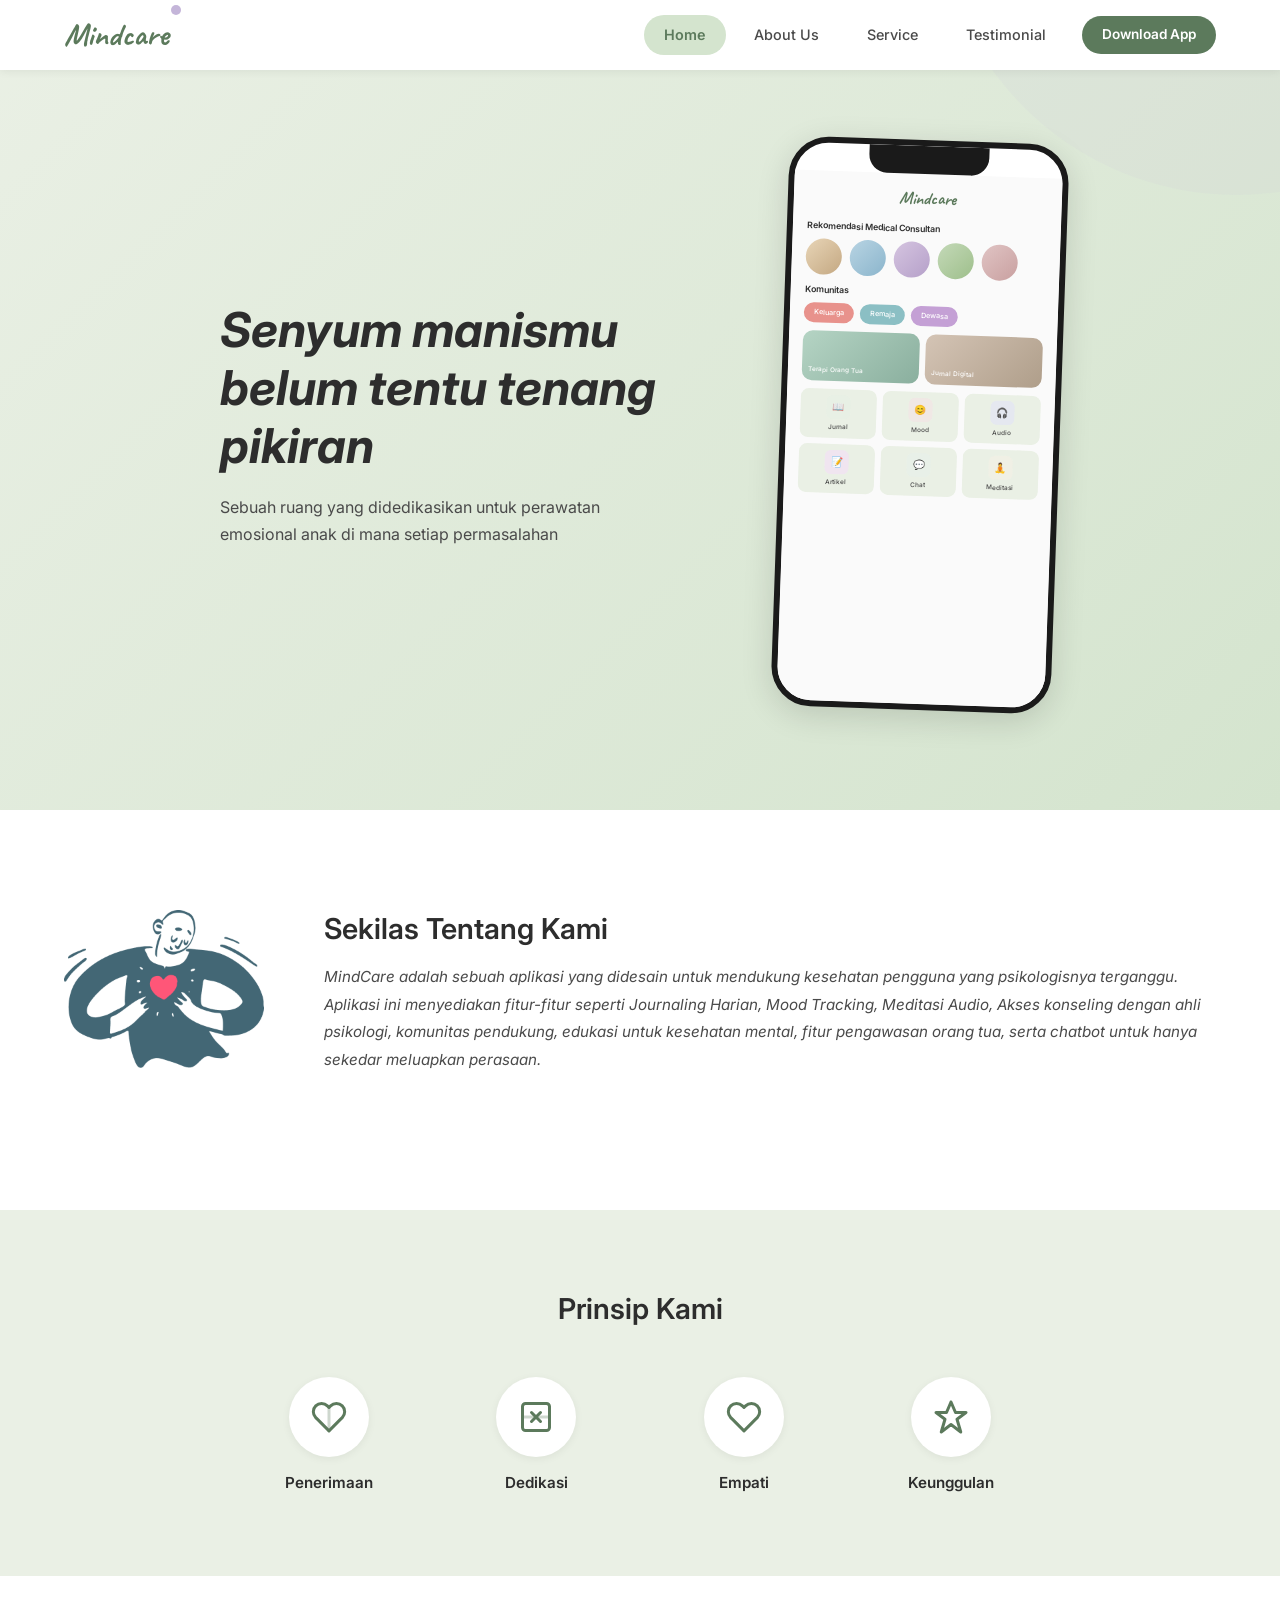
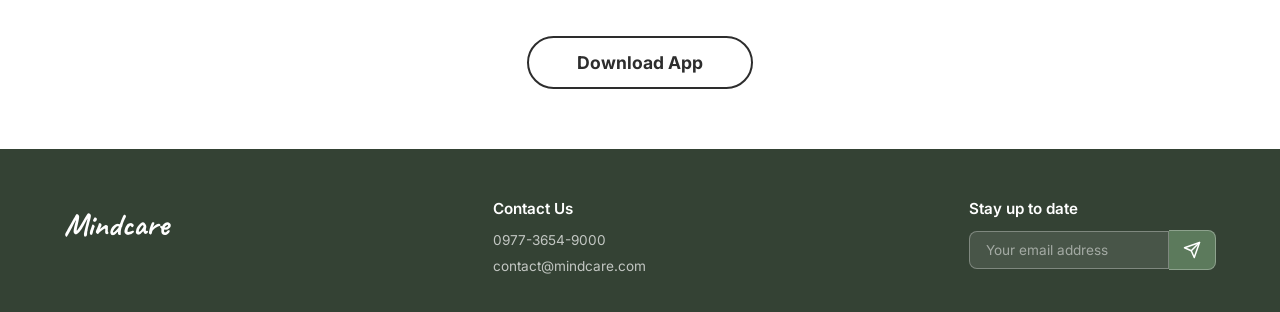
<file: index.html>
<!DOCTYPE html>
<html lang="id">
<head>
  <meta charset="UTF-8">
  <meta name="viewport" content="width=device-width, initial-scale=1.0">
  <title>MindCare - Perawatan Emosional untuk Kesehatan Mental</title>
  <meta name="description" content="MindCare adalah aplikasi yang didesain untuk mendukung kesehatan mental pengguna. Journaling Harian, Mood Tracking, Meditasi Audio, dan konseling profesional.">
  <link rel="stylesheet" href="style.css">
</head>
<body>

  <!-- ===== NAVIGATION ===== -->
  <nav class="navbar" id="navbar">
    <div class="container">
      <div class="nav-logo" id="nav-logo">Mindcare</div>
      <div class="nav-links" id="nav-links">
        <a href="#" data-page="home" class="active">Home</a>
        <a href="#" data-page="about">About Us</a>
        <a href="#" data-page="service">Service</a>
        <a href="#" data-page="testimonial">Testimonial</a>
 <a href="../mindcare-mobile/index.html" class="nav-download" id="nav-download-btn" target="_blank">Download App</a>
      </div>
      <div class="hamburger" id="hamburger">
        <span></span>
        <span></span>
        <span></span>
      </div>
    </div>
  </nav>
  <div class="nav-overlay" id="nav-overlay"></div>

  <!-- ========================================
       PAGE: HOME
       ======================================== -->
  <main id="page-home" class="page active">

    <!-- Hero Section -->
    <section class="hero" id="hero">
      <div class="container">
        <div class="hero-content animate-on-scroll">
          <h1>Senyum manismu belum tentu tenang pikiran</h1>
          <p>Sebuah ruang yang didedikasikan untuk perawatan emosional anak di mana setiap permasalahan</p>
        </div>
        <div class="hero-phone">
          <div class="phone-mockup">
            <div class="phone-notch"></div>
            <div class="phone-screen">
              <div class="phone-header">Mindcare</div>
              
              <div class="phone-section-title">Rekomendasi Medical Consultan</div>
              <div class="phone-avatars">
                <div class="phone-avatar" style="background: linear-gradient(135deg, #E8D5B7, #C4A882);"></div>
                <div class="phone-avatar" style="background: linear-gradient(135deg, #B8D4E3, #8BB5CC);"></div>
                <div class="phone-avatar" style="background: linear-gradient(135deg, #D5C4E0, #B5A0C9);"></div>
                <div class="phone-avatar" style="background: linear-gradient(135deg, #C4D9B8, #9EBF8B);"></div>
                <div class="phone-avatar" style="background: linear-gradient(135deg, #E0C4C4, #C9A0A0);"></div>
              </div>

              <div class="phone-section-title">Komunitas</div>
              <div class="phone-categories">
                <span class="phone-category" style="background: #E8928C;">Keluarga</span>
                <span class="phone-category" style="background: #8BBFC4;">Remaja</span>
                <span class="phone-category" style="background: #C4A0D5;">Dewasa</span>
              </div>

              <div class="phone-mini-cards">
                <div class="phone-mini-card" style="background: linear-gradient(135deg, #B5D4C4, #8AAF9E);">Terapi Orang Tua</div>
                <div class="phone-mini-card" style="background: linear-gradient(135deg, #D4C4B5, #AF9E8A);">Jurnal Digital</div>
              </div>

              <div class="phone-features">
                <div class="phone-feature-item">
                  <div class="phone-feature-icon" style="background: #E8F0E5;">📖</div>
                  <span class="phone-feature-label">Jurnal</span>
                </div>
                <div class="phone-feature-item">
                  <div class="phone-feature-icon" style="background: #F0E8E5;">😊</div>
                  <span class="phone-feature-label">Mood</span>
                </div>
                <div class="phone-feature-item">
                  <div class="phone-feature-icon" style="background: #E5E8F0;">🎧</div>
                  <span class="phone-feature-label">Audio</span>
                </div>
                <div class="phone-feature-item">
                  <div class="phone-feature-icon" style="background: #F0E5F0;">📝</div>
                  <span class="phone-feature-label">Artikel</span>
                </div>
                <div class="phone-feature-item">
                  <div class="phone-feature-icon" style="background: #E8F0E8;">💬</div>
                  <span class="phone-feature-label">Chat</span>
                </div>
                <div class="phone-feature-item">
                  <div class="phone-feature-icon" style="background: #F0F0E5;">🧘</div>
                  <span class="phone-feature-label">Meditasi</span>
                </div>
              </div>
            </div>
          </div>
        </div>
      </div>
    </section>

    <!-- About Section -->
    <section class="about-section">
      <div class="container">
        <div class="about-illustration animate-on-scroll slide-left">
        <img src="./images/loving.png" />
        </div>
        <div class="about-text animate-on-scroll slide-right">
          <h2>Sekilas Tentang Kami</h2>
          <p>MindCare adalah sebuah aplikasi yang didesain untuk mendukung kesehatan pengguna yang psikologisnya terganggu. Aplikasi ini menyediakan fitur-fitur seperti Journaling Harian, Mood Tracking, Meditasi Audio, Akses konseling dengan ahli psikologi, komunitas pendukung, edukasi untuk kesehatan mental, fitur pengawasan orang tua, serta chatbot untuk hanya sekedar meluapkan perasaan.</p>
        </div>
      </div>
    </section>

    <!-- Principles Section -->
    <section class="principles-section">
      <h2 class="animate-on-scroll">Prinsip Kami</h2>
      <div class="principles-grid">
        <div class="principle-card animate-on-scroll">
          <div class="principle-icon">
            <svg viewBox="0 0 24 24" fill="none" stroke="currentColor" stroke-width="2" stroke-linecap="round" stroke-linejoin="round">
              <path d="M20.84 4.61a5.5 5.5 0 0 0-7.78 0L12 5.67l-1.06-1.06a5.5 5.5 0 0 0-7.78 7.78l1.06 1.06L12 21.23l7.78-7.78 1.06-1.06a5.5 5.5 0 0 0 0-7.78z"/>
              <path d="M12 5.67L12 21.23" opacity="0.3"/>
            </svg>
          </div>
          <span>Penerimaan</span>
        </div>
        <div class="principle-card animate-on-scroll">
          <div class="principle-icon">
            <svg viewBox="0 0 24 24" fill="none" stroke="currentColor" stroke-width="2" stroke-linecap="round" stroke-linejoin="round">
              <rect x="3" y="3" width="18" height="18" rx="2" ry="2"/>
              <line x1="9" y1="9" x2="15" y2="15"/>
              <line x1="15" y1="9" x2="9" y2="15"/>
              <path d="M3 12h18" opacity="0.3"/>
            </svg>
          </div>
          <span>Dedikasi</span>
        </div>
        <div class="principle-card animate-on-scroll">
          <div class="principle-icon">
            <svg viewBox="0 0 24 24" fill="none" stroke="currentColor" stroke-width="2" stroke-linecap="round" stroke-linejoin="round">
              <path d="M20.84 4.61a5.5 5.5 0 0 0-7.78 0L12 5.67l-1.06-1.06a5.5 5.5 0 0 0-7.78 7.78l1.06 1.06L12 21.23l7.78-7.78 1.06-1.06a5.5 5.5 0 0 0 0-7.78z"/>
            </svg>
          </div>
          <span>Empati</span>
        </div>
        <div class="principle-card animate-on-scroll">
          <div class="principle-icon">
            <svg viewBox="0 0 24 24" fill="none" stroke="currentColor" stroke-width="2" stroke-linecap="round" stroke-linejoin="round">
              <path d="M12 2L9 9H2l6 4.5L5.5 22 12 17l6.5 5L16 13.5 22 9h-7L12 2z"/>
            </svg>
          </div>
          <span>Keunggulan</span>
        </div>
      </div>
    </section>

    <!-- Download CTA -->
    <section class="download-cta">
      <button class="download-btn animate-on-scroll">Download App</button>
    </section>

  </main>

  <!-- ========================================
       PAGE: ABOUT US
       ======================================== -->
  <main id="page-about" class="page">

    <div class="about-page-header">
      <h1 class="animate-on-scroll">Mengenal Lebih Dalam</h1>
    </div>

    <!-- Why We're Here -->
    <section class="about-card">
      <div class="container">
        <h2 class="animate-on-scroll">Mengapa Kami Hadir?</h2>
        <div class="solution-card animate-on-scroll">
          <div class="about-card-text">
            <p>Stres, bingung mau cerita ke mana, hingga mahalnya biaya konsultasi psikolog sering kali membuat kita merasa buntu. Padahal, emosi yang dibiarkan menumpuk bisa berdampak buruk bagi diri sendiri dan orang lain. MindCare lahir dari keresahan tersebut untuk menjadi teman yang selalu ada dan relevan dengan setiap masalah.</p>
          </div>
          <div class="about-card-image" style="background-image: url('images/about_window.jpg');"></div>
        </div>
      </div>
    </section>

    <!-- Vision & Mission -->
    <section class="vision-section">
      <div class="container">
        <h3 class="animate-on-scroll">Visi dan Misi Kami</h3>
        <h2 class="animate-on-scroll">Membangun Kesadaran, Menjembatani Komunikasi</h2>
        <div class="vision-image animate-on-scroll" style="background-image: url('images/visi-misi.png');"></div>
        <p class="animate-on-scroll">Kesehatan mental anak muda sering kali butuh perhatian khusus. Lewat fitur pengawasan orang tua yang transparan, MindCare membantu menjembatani komunikasi yang sehat, sehingga orang tua bisa lebih peka dan mendukung anak melewati fase sulitnya.</p>
      </div>
    </section>

    <!-- Solution -->
    <section class="solution-section">
      <div class="container">
        <h2 class="animate-on-scroll">Solusi dalam Satu Genggaman</h2>
        <div class="solution-card animate-on-scroll">
          <div class="solution-card-text">
            <p>Lacak perasaanmu dengan Mood Tracking, luapkan semuanya di Journaling, atau tenangkan diri lewat Meditasi Audio. Butuh teman ngobrol sekarang juga? Ada chatbot yang siap mendengarkan. Jika butuh bantuan lebih, kamu bisa langsung terhubung dengan psikolog profesional secara daring.</p>
          </div>
          <div class="solution-card-image" style="background-image: url('images/service_parents.jpg');"></div>
        </div>
      </div>
    </section>

    <!-- Safe Space -->
    <section class="safe-space-section">
      <div class="container">
        <h2 class="animate-on-scroll">Ruang Aman Anda, Tanpa Penghakiman</h2>
        <div class="safe-space-image animate-on-scroll" style="background-image: url('images/ruang-aman.png');"></div>
        <p class="animate-on-scroll">Belum siap bercerita ke orang terdekat? MindCare siap menjadi support system andalanmu. Lewat komunitas pendukung dan ruang yang privat, mari bersama-sama mengelola stres, meredakan kecemasan, dan belajar mencintai diri sendiri.</p>
      </div>
    </section>

    <section class="download-cta">
      <button class="download-btn animate-on-scroll">Download App</button>
    </section>

  </main>

  <!-- ========================================
       PAGE: SERVICE
       ======================================== -->
  <main id="page-service" class="page">

    <div class="service-page-header">
      <h1 class="animate-on-scroll">Layanan Kami</h1>
      <p class="animate-on-scroll">Bisa digunakan oleh siapa saja?</p>
    </div>

    <section class="service-cards-section">
      <div class="container">

        <!-- Service 1: Diri Sendiri -->
        <div class="service-card animate-on-scroll">
          <div class="service-card-image" style="background-image: url('images/service_self.jpg'); background-color: #7A9E7A;">
            <div class="service-card-overlay">
              <span class="label">Layanan</span>
              <h3>Diri Sendiri</h3>
              <p>Temukan ruang aman untuk memahami emosional, meredakan kecemasan, dan belajar mencintai dirimu sendiri</p>
            </div>
          </div>
          <div class="service-card-side" style="background-image: url('images/service_self.jpg'); background-color: #8BAF8B; filter: brightness(0.9); background-position: right center;"></div>
        </div>

        <!-- Service 2: Orang Tua -->
        <div class="service-card reverse animate-on-scroll">
          <div class="service-card-image" style="background-image: url('images/service_parents.jpg'); background-color: #7A9E7A;">
            <div class="service-card-overlay">
              <h3>Orang Tua</h3>
              <p>Ruang bagi ayah dan ibu untuk berbagi beban, mengatasi stres pengasuhan, dan memahami tumbuh kembang anak</p>
            </div>
          </div>
          <div class="service-card-side" style="background-image: url('images/service_parents.jpg'); background-color: #8BAF8B; filter: brightness(0.9); background-position: left center;"></div>
        </div>

        <!-- Service 3: Psikolog -->
        <div class="service-card animate-on-scroll">
          <div class="service-card-image" style="background-image: url('images/service_psikolog.jpg'); background-color: #7A9E7A;">
            <div class="service-card-overlay">
              <h3>Psikolog</h3>
              <p>Konsultasi privat dimana saja bersama para ahli profesional yang siap mendengarkan dan membimbingmu keluar dari masa sulit</p>
            </div>
          </div>
          <div class="service-card-side" style="background-image: url('images/service_psikolog.jpg'); background-color: #8BAF8B; filter: brightness(0.9); background-position: right center;"></div>
        </div>

      </div>
    </section>

    <!-- Service Advantages -->
    <section class="service-advantages">
      <h2 class="animate-on-scroll">Kelebihan Layanan</h2>
      <div class="advantages-grid">
        <div class="advantage-card animate-on-scroll">
          <svg class="advantage-icon" viewBox="0 0 64 64" fill="none" stroke="currentColor" stroke-width="2">
            <circle cx="32" cy="24" r="10"/>
            <path d="M20 52c0-8 5-14 12-14s12 6 12 14"/>
            <path d="M32 10v-4M32 58v-4M10 32H6M58 32h-4" stroke-dasharray="2 2"/>
            <circle cx="32" cy="32" r="28"/>
          </svg>
          <h4>Layanan Daring</h4>
          <p>Konsultasi melalui video, telepon, chat dengan nyaman di rumah Anda</p>
        </div>
        <div class="advantage-card animate-on-scroll">
          <svg class="advantage-icon" viewBox="0 0 64 64" fill="none" stroke="currentColor" stroke-width="2">
            <rect x="14" y="8" width="36" height="48" rx="4"/>
            <circle cx="32" cy="32" r="12"/>
            <path d="M28 32l3 3 5-6"/>
            <line x1="26" y1="14" x2="38" y2="14"/>
            <line x1="26" y1="50" x2="38" y2="50"/>
          </svg>
          <h4>Layanan Tatap Muka</h4>
          <p>Sebuah ruang yang ramah, elas menemukan nyaman di rumah Anda</p>
        </div>
        <div class="advantage-card animate-on-scroll">
          <svg class="advantage-icon" viewBox="0 0 64 64" fill="none" stroke="currentColor" stroke-width="2">
            <circle cx="32" cy="20" r="14"/>
            <path d="M24 20h16"/>
            <path d="M32 12v16"/>
            <path d="M32 34v10"/>
            <path d="M24 52h16"/>
            <rect x="22" y="48" width="20" height="8" rx="2"/>
          </svg>
          <h4>Jam Fleksibel</h4>
          <p>Jam yang bisa disesuaikan dengan kebutuhan Anda</p>
        </div>
      </div>
    </section>

    <section class="download-cta">
      <button class="download-btn animate-on-scroll">Download App</button>
    </section>

  </main>

  <!-- ========================================
       PAGE: TESTIMONIAL
       ======================================== -->
  <main id="page-testimonial" class="page">

    <div class="testimonial-page-header">
      <h1 class="animate-on-scroll">Apa Kata Mereka?</h1>
    </div>

    <section class="testimonial-cards-section">
      <div class="container">

        <!-- Testimonial 1 -->
        <div class="testimonial-card animate-on-scroll">
          <div class="testimonial-card-image circle-mask">
            <div class="circle-img" style="background-image: url('images/testimonial1.jpg'); background-color: #C4A882;"></div>
          </div>
          <div class="testimonial-card-text">
            <p>"Sebagai psikolog yang sehari-hari menangani klien dengan gangguan kecemasan dan depresi ringan hingga sedang, saya melihat MindCare sebagai alat pendamping yang sangat membantu. Yang paling saya apresiasi adalah fitur pengawasan orang tua yang tetap menghormati privasi remaja — orang tua bisa melihat ringkasan suasana hati tanpa membaca detail jurnal anak. Ini langkah bijak untuk mencegah risiko sekaligus membangun komunikasi sehat dalam keluarga.<br><br><strong>Fitur Mood Tracking</strong> dan <strong>Journaling Harian</strong> yang terstruktur membantu klien saya lebih sadar akan pola emosi mereka. Saya juga sering merekomendasikan sesi <strong>Meditasi Audio</strong> singkat (5-10 menit) sebagai teknik grounding ketika serangan panik muncul. Edukasi kesehatan mental yang disajikan dengan bahasa ringan dan berbasis bukti ilmiah juga sangat membantu mengurangi stigma. MindCare bukan pengganti terapi tatap muka, tapi ia adalah jembatan yang aman dan profesional menuju pemulihan." <b>- Dr. Lestari Mahanani, M.Psi. (Psikolog Klinis Dewasa & Remaja, praktik di Jakarta)</b></p>
          </div>
        </div>

        <!-- Testimonial 2 -->
        <div class="testimonial-card reverse animate-on-scroll">
          <div class="testimonial-card-text">
            <p>"Awalnya saya ragu mau curhat ke psikolog karena malu dan takut dihakimi. Tapi kondisi saya semakin buruk: sering overthinking, sulit tidur, dan tiba-tiba merasa kosong. Sejak instal MindCare, saya mulai pelan-pelan. Fitur chatbot benar-benar penyelamat di tengah malam — saya bisa meluapkan semua isi kepala tanpa takut dinilai. Chatbot-nya tidak kaku, responsnya hangat seperti ngobrol dengan teman.<br><br>Saya juga rutin melakukan <strong>Mood Tracking</strong> dan jadi sadar bahwa suasana hati saya drop setiap hari Minggu malam. Dari artikel edukasi di aplikasi, saya belajar bahwa itu tanda <strong>Sunday Blues</strong> yang serius. Lalu saya ikut komunitas online-nya, di sana ada banyak orang dengan cerita serupa. Rasanya lega tidak sendirian.<br><br>Bulan lalu saya akhirnya berani mencoba sesi konseling online dengan psikolog MindCare. Ternyata tidak seseram yang saya bayangkan. Sekarang saya sudah lebih teratur jurnal, meditasi, dan jauh lebih tenang. Aplikasi ini seperti saku kecil yang selalu siap mendengar." <b>- Hendra, 25 tahun (Mahasiswa, pengguna MindCare selama 3 bulan)</b></p>
          </div>
          <div class="testimonial-card-image circle-mask">
            <div class="circle-img" style="background-image: url('images/testimonial2.jpg'); background-color: #5C7A5C;"></div>
          </div>
        </div>

        <!-- Testimonial 3 -->
        <div class="testimonial-card animate-on-scroll">
          <div class="testimonial-card-image circle-mask">
            <div class="circle-img" style="background-image: url('images/testimonial3.jpg'); background-color: #C4B882;"></div>
          </div>
          <div class="testimonial-card-text">
            <p>"Anak saya yang remaja sering terlihat tertutup dan mudah marah. Saya khawatir, tapi kalau langsung ditanya langsung dia malah semakin menjadi. Lewat fitur pengawasan orang tua di MindCare, saya bisa melihat laporan suasana hati anak tanpa mengintip privacy-nya. Saat indikator 'stres tinggi' muncul beberapa hari berturut-turut, aplikasi memberi notifikasi untuk saya agar lebih mendukung.<br><br>Saya jadi bisa mendekatinya dengan cara yang lebih lembut. Fitur ini bukan untuk memata-matai, tapi untuk menyelamatkan." <b>- Andini, 42 tahun (Orang tua dari remaja pengguna Mindcare)</b></p>
          </div>
        </div>

      </div>
    </section>

    <section class="download-cta">
      <button class="download-btn animate-on-scroll">Download App</button>
    </section>

  </main>

  <!-- ===== FOOTER ===== -->
  <footer class="footer">
    <div class="container">
      <div class="footer-logo">Mindcare</div>
      <div class="footer-contact">
        <h4>Contact Us</h4>
        <p>0977-3654-9000</p>
        <p>contact@mindcare.com</p>
      </div>
      <div class="footer-subscribe">
        <h4>Stay up to date</h4>
        <div class="email-input">
          <input type="email" placeholder="Your email address" id="email-subscribe">
          <button type="button" aria-label="Subscribe">
            <svg viewBox="0 0 24 24" fill="none" stroke="currentColor" stroke-width="2" stroke-linecap="round" stroke-linejoin="round">
              <line x1="22" y1="2" x2="11" y2="13"/>
              <polygon points="22 2 15 22 11 13 2 9 22 2"/>
            </svg>
          </button>
        </div>
      </div>
    </div>
  </footer>

  <script src="script.js"></script>
</body>
</html>
</file>
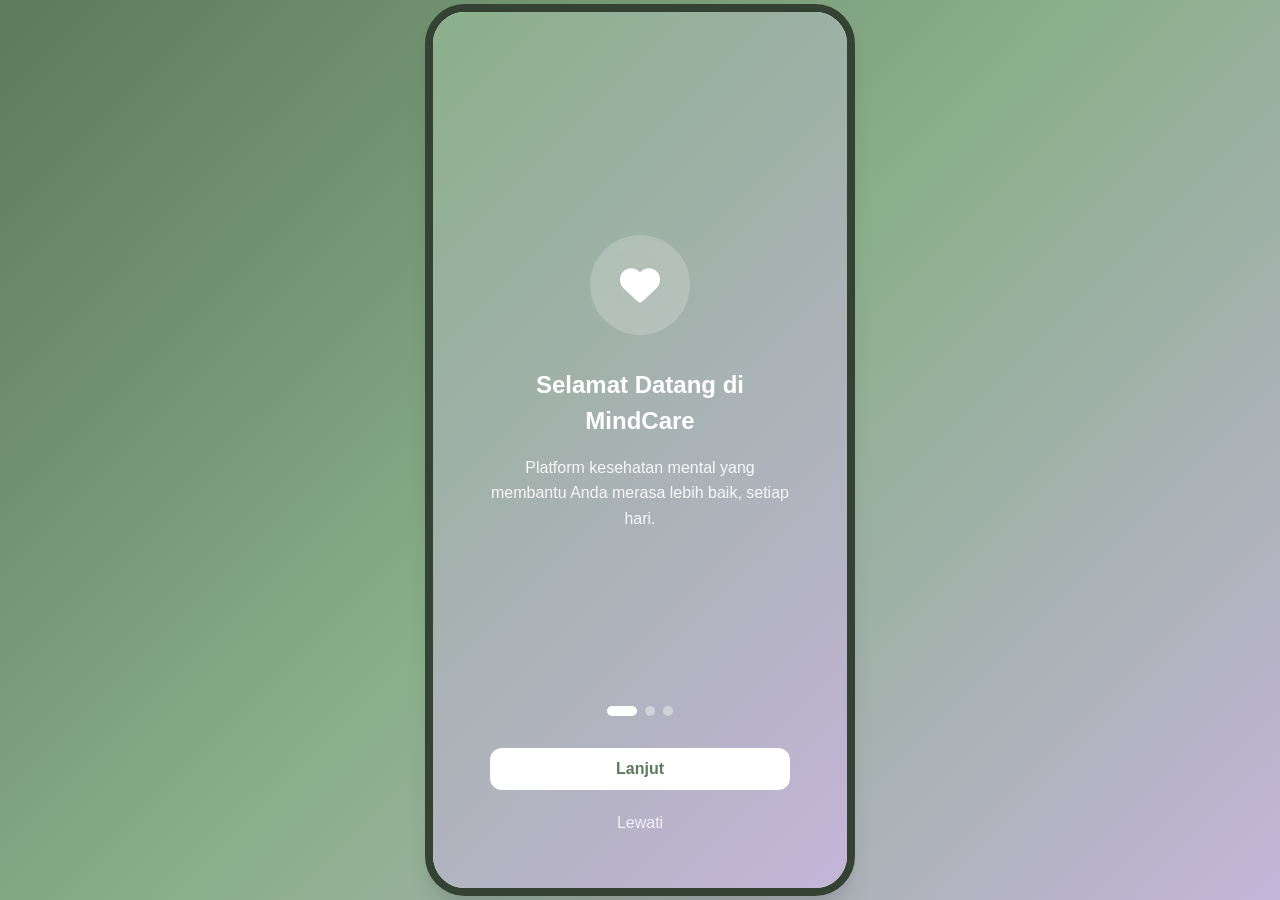
<file: mindcare-mobile/index.html>
<!DOCTYPE html>
<html lang="id">
<head>
    <meta charset="UTF-8">
    <meta name="viewport" content="width=device-width, initial-scale=1.0, maximum-scale=1.0, user-scalable=no">
    <title>MindCare - Kesehatan Mentalmu</title>
    <link rel="stylesheet" href="style.css">
    <link rel="stylesheet" href="https://cdnjs.cloudflare.com/ajax/libs/font-awesome/6.5.1/css/all.min.css">
</head>
<body>
    <div class="phone-frame">
        <!-- ==================== TOP NAVIGATION BAR ==================== -->
        <nav class="top-nav" id="topNav">
            <div class="top-nav-left">
                <button class="top-nav-back" id="topNavBack" onclick="navigateTo('home')">
                    <i class="fas fa-arrow-left"></i>
                </button>
                <div class="top-nav-brand" id="topNavBrand">
                    <i class="fas fa-brain"></i>
                    <span>MindCare</span>
                </div>
            </div>
            <h2 class="top-nav-title" id="topNavTitle">Beranda</h2>
            <div class="top-nav-right">
                <button class="icon-btn" id="topNavNotif"><i class="fas fa-bell"></i></button>
            </div>
        </nav>

        <!-- ==================== WELCOME / ONBOARDING ==================== -->
        <div id="page-welcome" class="page active">
            <div class="onboarding-container">
                <div class="onboarding-slides" id="onboardingSlides">
                    <div class="onboarding-slide">
                        <div class="onboarding-icon">
                            <i class="fas fa-heart"></i>
                        </div>
                        <h2>Selamat Datang di MindCare</h2>
                        <p>Platform kesehatan mental yang membantu Anda merasa lebih baik, setiap hari.</p>
                    </div>
                    <div class="onboarding-slide">
                        <div class="onboarding-icon">
                            <i class="fas fa-comments"></i>
                        </div>
                        <h2>Curhat & Konseling</h2>
                        <p>Bicara dengan psikolog profesional atau AI assistant kami kapanpun Anda butuh.</p>
                    </div>
                    <div class="onboarding-slide">
                        <div class="onboarding-icon">
                            <i class="fas fa-smile"></i>
                        </div>
                        <h2>Pantau Mood Anda</h2>
                        <p>Catat perasaan harian, dapatkan insight, dan tumbuh bersama komunitas MindCare.</p>
                    </div>
                </div>
                <div class="onboarding-dots" id="onboardingDots">
                    <span class="dot active" data-index="0"></span>
                    <span class="dot" data-index="1"></span>
                    <span class="dot" data-index="2"></span>
                </div>
                <div class="onboarding-actions">
                    <button class="btn btn-primary" id="onboardingNext">Lanjut</button>
                    <button class="btn btn-text" id="onboardingSkip">Lewati</button>
                </div>
            </div>
        </div>

        <!-- ==================== LOGIN ==================== -->
        <div id="page-login" class="page">
            <div class="auth-container">
                <div class="auth-header">
                    <div class="auth-logo">
                        <i class="fas fa-brain"></i>
                    </div>
                    <h1>MindCare</h1>
                    <p>Masuk untuk melanjutkan</p>
                </div>
                <div class="auth-tabs">
                    <button class="auth-tab active" data-tab="login">Masuk</button>
                    <button class="auth-tab" data-tab="register">Daftar</button>
                </div>
                <div class="auth-form active" id="form-login">
                    <div class="form-group">
                        <label>Email</label>
                        <input type="email" id="loginEmail" placeholder="nama@email.com">
                        <span class="error-msg" id="loginEmailError"></span>
                    </div>
                    <div class="form-group">
                        <label>Password</label>
                        <input type="password" id="loginPassword" placeholder="••••••••">
                        <span class="error-msg" id="loginPasswordError"></span>
                    </div>
                    <button class="btn btn-primary btn-full" id="loginBtn">Masuk</button>
                    <div class="auth-divider">
                        <span>atau</span>
                    </div>
                    <div class="social-login">
                        <button class="btn btn-social"><i class="fab fa-google"></i> Google</button>
                        <button class="btn btn-social"><i class="fab fa-facebook-f"></i> Facebook</button>
                    </div>
                </div>
                <div class="auth-form" id="form-register">
                    <div class="form-group">
                        <label>Nama Lengkap</label>
                        <input type="text" id="regName" placeholder="Nama Anda">
                        <span class="error-msg" id="regNameError"></span>
                    </div>
                    <div class="form-group">
                        <label>Email</label>
                        <input type="email" id="regEmail" placeholder="nama@email.com">
                        <span class="error-msg" id="regEmailError"></span>
                    </div>
                    <div class="form-group">
                        <label>Password</label>
                        <input type="password" id="regPassword" placeholder="Min. 6 karakter">
                        <span class="error-msg" id="regPasswordError"></span>
                    </div>
                    <div class="form-group">
                        <label>Konfirmasi Password</label>
                        <input type="password" id="regConfirm" placeholder="Ulangi password">
                        <span class="error-msg" id="regConfirmError"></span>
                    </div>
                    <button class="btn btn-primary btn-full" id="registerBtn">Daftar</button>
                </div>
            </div>
        </div>

        <!-- ==================== HOME DASHBOARD ==================== -->
        <div id="page-home" class="page">
            <div class="page-header">
                <div class="header-left">
                    <h2>Halo, <span id="userName">Pengguna</span> 👋</h2>
                    <p id="greetingText">Semoga harimu menyenangkan!</p>
                </div>
                <div class="header-right">
                    <button class="icon-btn" id="notifBtn"><i class="fas fa-bell"></i></button>
                </div>
            </div>
            <div class="page-content">
                <!-- Mood Tracker Today -->
                <div class="card mood-card">
                    <h3>Bagaimana perasaanmu hari ini?</h3>
                    <div class="mood-selector" id="moodSelector">
                        <button class="mood-option" data-mood="great">
                            <span class="mood-emoji">😄</span>
                            <span class="mood-label">Sangat Baik</span>
                        </button>
                        <button class="mood-option" data-mood="good">
                            <span class="mood-emoji">🙂</span>
                            <span class="mood-label">Baik</span>
                        </button>
                        <button class="mood-option" data-mood="neutral">
                            <span class="mood-emoji">😐</span>
                            <span class="mood-label">Netral</span>
                        </button>
                        <button class="mood-option" data-mood="bad">
                            <span class="mood-emoji">😔</span>
                            <span class="mood-label">Buruk</span>
                        </button>
                        <button class="mood-option" data-mood="terrible">
                            <span class="mood-emoji">😢</span>
                            <span class="mood-label">Sangat Buruk</span>
                        </button>
                    </div>
                    <div id="moodToday" class="mood-today" style="display:none;">
                        <p>Mood hari ini: <span id="moodTodayText"></span></p>
                    </div>
                </div>

                <!-- Quick Actions -->
                <div class="quick-actions">
                    <button class="quick-action" onclick="navigateTo('journal')">
                        <i class="fas fa-pen"></i>
                        <span>Jurnal</span>
                    </button>
                    <button class="quick-action" onclick="navigateTo('chatbot')">
                        <i class="fas fa-robot"></i>
                        <span>AI Chat</span>
                    </button>
                    <button class="quick-action" onclick="navigateTo('screening')">
                        <i class="fas fa-clipboard-list"></i>
                        <span>Screening</span>
                    </button>
                    <button class="quick-action" onclick="navigateTo('konseling')">
                        <i class="fas fa-user-md"></i>
                        <span>Konseling</span>
                    </button>
                </div>

                <!-- Mood Streak -->
                <div class="card streak-card">
                    <h3><i class="fas fa-fire"></i> Mood Streak</h3>
                    <div class="streak-display">
                        <span class="streak-count" id="streakCount">0</span>
                        <span class="streak-label">hari berturut-turut</span>
                    </div>
                    <div class="streak-days" id="streakDays"></div>
                </div>

                <!-- Artikel Terbaru -->
                <div class="section-header">
                    <h3>Artikel Terbaru</h3>
                    <button class="btn-text" onclick="navigateTo('artikel')">Lihat Semua</button>
                </div>
                <div class="article-list" id="homeArticles"></div>
            </div>
        </div>

        <!-- ==================== JOURNAL ==================== -->
        <div id="page-journal" class="page">
            <div class="page-content">
                <div class="card">
                    <h3>Tulis Jurnal Baru</h3>
                    <div class="journal-mood-selector">
                        <label>Bagaimana perasaanmu?</label>
                        <div class="mood-selector small" id="journalMoodSelector">
                            <button class="mood-option" data-mood="great">😄</button>
                            <button class="mood-option" data-mood="good">🙂</button>
                            <button class="mood-option" data-mood="neutral">😐</button>
                            <button class="mood-option" data-mood="bad">😔</button>
                            <button class="mood-option" data-mood="terrible">😢</button>
                        </div>
                    </div>
                    <div class="form-group">
                        <label>Apa yang kamu rasakan?</label>
                        <textarea id="journalInput" rows="4" placeholder="Tulis perasaanmu di sini..."></textarea>
                    </div>
                    <button class="btn btn-primary btn-full" id="saveJournalBtn">Simpan Jurnal</button>
                </div>
                <div class="section-header">
                    <h3>Riwayat Jurnal</h3>
                </div>
                <div id="journalList" class="journal-list"></div>
            </div>
        </div>

        <!-- ==================== KONSELING ==================== -->
        <div id="page-konseling" class="page">
            <div class="page-content">
                <div class="search-bar">
                    <i class="fas fa-search"></i>
                    <input type="text" id="psikologSearch" placeholder="Cari psikolog...">
                </div>
                <div class="filter-tabs">
                    <button class="filter-tab active" data-filter="all">Semua</button>
                    <button class="filter-tab" data-filter="psikolog">Psikolog</button>
                    <button class="filter-tab" data-filter="psikiater">Psikiater</button>
                </div>
                <div id="psikologList" class="psikolog-list"></div>
            </div>
        </div>

        <!-- Detail Psikolog Modal -->
        <div id="psikologModal" class="modal">
            <div class="modal-content">
                <button class="modal-close" onclick="closeModal('psikologModal')"><i class="fas fa-times"></i></button>
                <div id="psikologDetail"></div>
            </div>
        </div>

        <!-- Booking Modal -->
        <div id="bookingModal" class="modal">
            <div class="modal-content">
                <button class="modal-close" onclick="closeModal('bookingModal')"><i class="fas fa-times"></i></button>
                <h3>Booking Sesi Konseling</h3>
                <div class="form-group">
                    <label>Pilih Tanggal</label>
                    <input type="date" id="bookingDate">
                </div>
                <div class="form-group">
                    <label>Pilih Waktu</label>
                    <select id="bookingTime">
                        <option value="09:00">09:00 - 10:00</option>
                        <option value="10:00">10:00 - 11:00</option>
                        <option value="11:00">11:00 - 12:00</option>
                        <option value="13:00">13:00 - 14:00</option>
                        <option value="14:00">14:00 - 15:00</option>
                        <option value="15:00">15:00 - 16:00</option>
                    </select>
                </div>
                <div class="form-group">
                    <label>Tipe Sesi</label>
                    <select id="bookingType">
                        <option value="online">Online (Video Call)</option>
                        <option value="offline">Offline (Tatap Muka)</option>
                    </select>
                </div>
                <button class="btn btn-primary btn-full" id="confirmBookingBtn">Konfirmasi Booking</button>
            </div>
        </div>

        <!-- ==================== CHATBOT AI ==================== -->
        <div id="page-chatbot" class="page">
            <div class="chat-container" id="chatContainer">
                <div class="chat-messages" id="chatMessages">
                    <div class="chat-bubble bot">
                        <div class="bubble-content">
                            <p>Halo! 👋 Aku MindBot, asisten kesehatan mentalmu. Ada yang ingin kamu bicarakan?</p>
                        </div>
                        <span class="bubble-time">Sekarang</span>
                    </div>
                </div>
            </div>
            <div class="chat-input-container">
                <button class="icon-btn" id="chatQuickMood" title="Ceritakan perasaanmu">
                    <i class="fas fa-smile"></i>
                </button>
                <input type="text" id="chatInput" placeholder="Ketik pesan...">
                <button class="btn btn-primary btn-send" id="chatSendBtn">
                    <i class="fas fa-paper-plane"></i>
                </button>
            </div>
        </div>

        <!-- ==================== SCREENING MENTAL ==================== -->
        <div id="page-screening" class="page">
            <div class="page-content">
                <div class="card" id="screeningIntro">
                    <h3>Pengecekan Kesehatan Mental</h3>
                    <p>Jawab pertanyaan berikut untuk mengetahui kondisi kesehatan mentalmu. Hasil ini bersifat indikatif dan bukan diagnosis medis.</p>
                    <div class="screening-types">
                        <button class="btn btn-outline btn-full" onclick="startScreening('phq9')">
                            <i class="fas fa-question-circle"></i> PHQ-9 (Depresi)
                        </button>
                        <button class="btn btn-outline btn-full" onclick="startScreening('gad7')">
                            <i class="fas fa-question-circle"></i> GAD-7 (Kecemasan)
                        </button>
                    </div>
                </div>
                <div id="screeningQuiz" style="display:none;">
                    <div class="screening-progress">
                        <div class="progress-bar">
                            <div class="progress-fill" id="screeningProgress"></div>
                        </div>
                        <span id="screeningProgressText">0/0</span>
                    </div>
                    <div class="card">
                        <h4 id="screeningQuestion"></h4>
                        <div class="screening-options" id="screeningOptions"></div>
                        <div class="screening-nav">
                            <button class="btn btn-outline" id="screeningPrev" onclick="prevQuestion()">Sebelumnya</button>
                            <button class="btn btn-primary" id="screeningNext" onclick="nextQuestion()">Selanjutnya</button>
                        </div>
                    </div>
                </div>
                <div id="screeningResult" style="display:none;">
                    <div class="card result-card">
                        <div class="result-icon" id="resultIcon">
                            <i class="fas fa-check-circle"></i>
                        </div>
                        <h3 id="resultTitle">Hasil Screening</h3>
                        <p id="resultScore"></p>
                        <p id="resultDesc"></p>
                        <div class="result-actions">
                            <button class="btn btn-primary" onclick="navigateTo('konseling')">Cari Bantuan</button>
                            <button class="btn btn-outline" onclick="resetScreening()">Ulangi</button>
                        </div>
                    </div>
                </div>
            </div>
        </div>

        <!-- ==================== KOMUNITAS ==================== -->
        <div id="page-komunitas" class="page">
            <div class="page-content">
                <div class="community-categories">
                    <button class="category-btn active" data-category="all">Semua</button>
                    <button class="category-btn" data-category="remaja">Remaja</button>
                    <button class="category-btn" data-category="keluarga">Keluarga</button>
                    <button class="category-btn" data-category="dewasa">Dewasa</button>
                </div>
                <div id="forumPosts" class="forum-posts"></div>
            </div>
            <button class="fab-btn" id="newPostFab">
                <i class="fas fa-plus"></i>
            </button>
        </div>

        <!-- New Post Modal -->
        <div id="postModal" class="modal">
            <div class="modal-content">
                <button class="modal-close" onclick="closeModal('postModal')"><i class="fas fa-times"></i></button>
                <h3>Buat Postingan Baru</h3>
                <div class="form-group">
                    <label>Kategori</label>
                    <select id="postCategory">
                        <option value="remaja">Remaja</option>
                        <option value="keluarga">Keluarga</option>
                        <option value="dewasa">Dewasa</option>
                    </select>
                </div>
                <div class="form-group">
                    <label>Judul</label>
                    <input type="text" id="postTitle" placeholder="Judul postingan">
                </div>
                <div class="form-group">
                    <label>Isi</label>
                    <textarea id="postContent" rows="4" placeholder="Tulis cerita atau pertanyaanmu..."></textarea>
                </div>
                <button class="btn btn-primary btn-full" id="submitPostBtn">Posting</button>
            </div>
        </div>

        <!-- ==================== PANTAUAN ORANG TUA ==================== -->
        <div id="page-pantauan" class="page">
            <div class="page-content">
                <div class="card">
                    <h3>Ringkasan Mood Anak</h3>
                    <div class="mood-summary-chart" id="moodChart">
                        <div class="chart-bar" style="height: 60%;" data-day="Sen">
                            <span class="chart-tooltip">60%</span>
                        </div>
                        <div class="chart-bar" style="height: 80%;" data-day="Sel">
                            <span class="chart-tooltip">80%</span>
                        </div>
                        <div class="chart-bar" style="height: 45%;" data-day="Rab">
                            <span class="chart-tooltip">45%</span>
                        </div>
                        <div class="chart-bar" style="height: 70%;" data-day="Kam">
                            <span class="chart-tooltip">70%</span>
                        </div>
                        <div class="chart-bar" style="height: 90%;" data-day="Jum">
                            <span class="chart-tooltip">90%</span>
                        </div>
                        <div class="chart-bar" style="height: 55%;" data-day="Sab">
                            <span class="chart-tooltip">55%</span>
                        </div>
                        <div class="chart-bar" style="height: 75%;" data-day="Min">
                            <span class="chart-tooltip">75%</span>
                        </div>
                    </div>
                </div>
                <div class="card">
                    <h3>Notifikasi Terbaru</h3>
                    <div class="notification-list" id="notifList">
                        <div class="notification-item">
                            <i class="fas fa-exclamation-circle"></i>
                            <div>
                                <p>Mood anak menurun drastis</p>
                                <span>2 jam yang lalu</span>
                            </div>
                        </div>
                        <div class="notification-item">
                            <i class="fas fa-info-circle"></i>
                            <div>
                                <p>Jurnal baru telah diisi</p>
                                <span>5 jam yang lalu</span>
                            </div>
                        </div>
                        <div class="notification-item">
                            <i class="fas fa-calendar-check"></i>
                            <div>
                                <p>Sesi konseling dijadwalkan</p>
                                <span>1 hari yang lalu</span>
                            </div>
                        </div>
                    </div>
                </div>
                <div class="card">
                    <h3>Laporan Mingguan</h3>
                    <div class="weekly-report">
                        <div class="report-stat">
                            <span class="stat-value">4/7</span>
                            <span class="stat-label">Hari mood positif</span>
                        </div>
                        <div class="report-stat">
                            <span class="stat-value">3</span>
                            <span class="stat-label">Jurnal ditulis</span>
                        </div>
                        <div class="report-stat">
                            <span class="stat-value">1</span>
                            <span class="stat-label">Sesi konseling</span>
                        </div>
                    </div>
                    <button class="btn btn-outline btn-full">Lihat Laporan Lengkap</button>
                </div>
            </div>
        </div>

        <!-- ==================== ARTIKEL & PODCAST ==================== -->
        <div id="page-artikel" class="page">
            <div class="page-content">
                <div class="content-tabs">
                    <button class="content-tab active" data-tab="artikel">Artikel</button>
                    <button class="content-tab" data-tab="podcast">Podcast</button>
                </div>
                <div id="artikelTab" class="content-panel active">
                    <div class="search-bar">
                        <i class="fas fa-search"></i>
                        <input type="text" id="artikelSearch" placeholder="Cari artikel...">
                    </div>
                    <div id="artikelList" class="artikel-list"></div>
                </div>
                <div id="podcastTab" class="content-panel">
                    <div id="podcastList" class="podcast-list"></div>
                    <div class="podcast-player" id="podcastPlayer" style="display:none;">
                        <div class="player-info">
                            <span id="playerTitle">Judul Podcast</span>
                            <span id="playerStatus">Tidak diputar</span>
                        </div>
                        <div class="player-controls">
                            <button class="player-btn" id="playerPlayBtn"><i class="fas fa-play"></i></button>
                            <div class="player-progress">
                                <div class="progress-track">
                                    <div class="progress-fill" id="playerProgress" style="width:0%"></div>
                                </div>
                                <span id="playerTime">0:00</span>
                            </div>
                        </div>
                    </div>
                </div>
            </div>
        </div>

        <!-- Artikel Detail Modal -->
        <div id="artikelModal" class="modal">
            <div class="modal-content">
                <button class="modal-close" onclick="closeModal('artikelModal')"><i class="fas fa-times"></i></button>
                <div id="artikelDetail"></div>
            </div>
        </div>

        <!-- ==================== PROFILE ==================== -->
        <div id="page-profile" class="page">
            <div class="page-content">
                <div class="profile-header">
                    <div class="profile-avatar">
                        <i class="fas fa-user-circle"></i>
                    </div>
                    <h3 id="profileName">Pengguna</h3>
                    <p id="profileEmail">pengguna@email.com</p>
                </div>
                <div class="profile-menu">
                    <button class="profile-menu-item" onclick="navigateTo('pantauan')">
                        <i class="fas fa-chart-line"></i>
                        <span>Pantauan Orang Tua</span>
                        <i class="fas fa-chevron-right"></i>
                    </button>
                    <button class="profile-menu-item" onclick="navigateTo('artikel')">
                        <i class="fas fa-bookmark"></i>
                        <span>Artikel Tersimpan</span>
                        <i class="fas fa-chevron-right"></i>
                    </button>
                    <button class="profile-menu-item">
                        <i class="fas fa-bell"></i>
                        <span>Notifikasi</span>
                        <i class="fas fa-chevron-right"></i>
                    </button>
                    <button class="profile-menu-item">
                        <i class="fas fa-shield-alt"></i>
                        <span>Privasi & Keamanan</span>
                        <i class="fas fa-chevron-right"></i>
                    </button>
                    <button class="profile-menu-item">
                        <i class="fas fa-question-circle"></i>
                        <span>Bantuan</span>
                        <i class="fas fa-chevron-right"></i>
                    </button>
                    <button class="profile-menu-item" id="logoutBtn">
                        <i class="fas fa-sign-out-alt"></i>
                        <span>Keluar</span>
                        <i class="fas fa-chevron-right"></i>
                    </button>
                </div>
            </div>
        </div>

        <!-- ==================== BOTTOM NAVIGATION ==================== -->
        <nav class="bottom-nav" id="bottomNav">
            <button class="nav-item active" data-page="home">
                <i class="fas fa-home"></i>
                <span>Beranda</span>
            </button>
            <button class="nav-item" data-page="journal">
                <i class="fas fa-book"></i>
                <span>Jurnal</span>
            </button>
            <button class="nav-item" data-page="chatbot">
                <i class="fas fa-robot"></i>
                <span>AI Chat</span>
            </button>
            <button class="nav-item" data-page="screening">
                <i class="fas fa-clipboard-list"></i>
                <span>Screening</span>
            </button>
            <button class="nav-item" data-page="profile">
                <i class="fas fa-user"></i>
                <span>Profil</span>
            </button>
        </nav>

        <!-- Toast Notification -->
        <div id="toast" class="toast"></div>
    </div>

    <script src="app.js"></script>
</body>
</html>
</file>
<file: style.css>
/* ============================================
   MindCare - Mental Health Application Website
   Color Palette: Sage Green, Cream, Lavender
   ============================================ */

@import url('https://fonts.googleapis.com/css2?family=Caveat:wght@400;500;600;700&family=Inter:wght@300;400;500;600;700&display=swap');

/* ---- CSS Custom Properties ---- */
:root {
  --sage: #8BAF8B;
  --sage-light: #D4E4CE;
  --sage-lighter: #EAF0E5;
  --sage-dark: #5C7A5C;
  --sage-muted: #A8C5A0;
  --sage-card: #B5D2A8;
  --cream: #FAF8F3;
  --lavender: #C4B5D9;
  --lavender-light: #E0D8EC;
  --dark-green: #344234;
  --dark: #1E1E1E;
  --text-dark: #2D2D2D;
  --text-body: #4A4A4A;
  --text-light: #6B6B6B;
  --white: #FFFFFF;
  --shadow-sm: 0 2px 8px rgba(0, 0, 0, 0.06);
  --shadow-md: 0 4px 16px rgba(0, 0, 0, 0.1);
  --shadow-lg: 0 8px 32px rgba(0, 0, 0, 0.14);
  --radius-sm: 8px;
  --radius-md: 16px;
  --radius-lg: 24px;
  --radius-xl: 36px;
  --transition: all 0.3s cubic-bezier(0.4, 0, 0.2, 1);
  --font-logo: 'Caveat', cursive;
  --font-body: 'Inter', sans-serif;
}

/* ---- Reset & Base ---- */
*, *::before, *::after {
  margin: 0;
  padding: 0;
  box-sizing: border-box;
}

html {
  scroll-behavior: smooth;
  font-size: 16px;
}

body {
  font-family: var(--font-body);
  color: var(--text-dark);
  background: var(--cream);
  line-height: 1.6;
  overflow-x: hidden;
}

h1, h2, h3, h4, h5, h6 {
  line-height: 1.3;
  font-weight: 600;
}

a {
  text-decoration: none;
  color: inherit;
}

ul {
  list-style: none;
}

img {
  max-width: 100%;
  height: auto;
  display: block;
}

.container {
  max-width: 1200px;
  margin: 0 auto;
  padding: 0 24px;
}

/* ---- Page Visibility ---- */
.page {
  display: none;
}

.page.active {
  display: block;
  animation: fadeIn 0.4s ease;
}

@keyframes fadeIn {
  from { opacity: 0; transform: translateY(10px); }
  to { opacity: 1; transform: translateY(0); }
}

/* ===========================
   NAVIGATION
   =========================== */
.navbar {
  position: fixed;
  top: 0;
  left: 0;
  width: 100%;
  z-index: 1000;
  background: var(--white);
  box-shadow: var(--shadow-sm);
  transition: var(--transition);
}

.navbar .container {
  display: flex;
  align-items: center;
  justify-content: space-between;
  height: 70px;
}

.nav-logo {
  font-family: var(--font-logo);
  font-size: 2rem;
  font-weight: 700;
  color: var(--sage-dark);
  cursor: pointer;
  position: relative;
}

.nav-logo::after {
  content: '';
  position: absolute;
  top: -4px;
  right: -12px;
  width: 10px;
  height: 10px;
  border-radius: 50%;
  background: var(--lavender);
}

.nav-links {
  display: flex;
  align-items: center;
  gap: 8px;
}

.nav-links a {
  padding: 8px 20px;
  border-radius: 20px;
  font-size: 0.9rem;
  font-weight: 500;
  color: var(--text-body);
  transition: var(--transition);
  position: relative;
}

.nav-links a:hover {
  color: var(--sage-dark);
  background: var(--sage-lighter);
}

.nav-links a.active {
  background: var(--sage-light);
  color: var(--sage-dark);
  font-weight: 600;
}

.nav-links .nav-download {
  background: var(--sage-dark);
  color: var(--white);
  font-weight: 600;
  padding: 8px 20px;
  border-radius: 20px;
  margin-left: 8px;
  font-size: 0.85rem;
}

.nav-links .nav-download:hover {
  background: var(--sage);
  transform: translateY(-1px);
  box-shadow: var(--shadow-sm);
}

/* Hamburger */
.hamburger {
  display: none;
  flex-direction: column;
  gap: 5px;
  cursor: pointer;
  padding: 6px;
  z-index: 1001;
}

.hamburger span {
  width: 26px;
  height: 3px;
  background: var(--text-dark);
  border-radius: 3px;
  transition: var(--transition);
}

.hamburger.open span:nth-child(1) {
  transform: rotate(45deg) translate(5px, 6px);
}

.hamburger.open span:nth-child(2) {
  opacity: 0;
}

.hamburger.open span:nth-child(3) {
  transform: rotate(-45deg) translate(5px, -6px);
}

/* ===========================
   HERO SECTION
   =========================== */
.hero {
  padding: 120px 0 80px;
  background: linear-gradient(135deg, var(--sage-lighter) 0%, var(--sage-light) 100%);
  min-height: 90vh;
  display: flex;
  align-items: center;
  position: relative;
  overflow: hidden;
}

.hero::before {
  content: '';
  position: absolute;
  top: -50%;
  right: -20%;
  width: 600px;
  height: 600px;
  border-radius: 50%;
  background: rgba(196, 181, 217, 0.1);
  pointer-events: none;
}

.hero .container {
  display: flex;
  align-items: center;
  justify-content: space-between;
  gap: 60px;
}

.hero-content {
  flex: 1;
  max-width: 500px;
}

.hero-content h1 {
  font-family: var(--font-body);
  font-size: 3rem;
  font-weight: 700;
  color: var(--text-dark);
  margin-bottom: 20px;
  line-height: 1.2;
  font-style: italic;
}

.hero-content p {
  font-size: 1rem;
  color: var(--text-body);
  max-width: 380px;
  line-height: 1.7;
}

.hero-phone {
  flex-shrink: 0;
}

/* ---- Phone Mockup ---- */
.phone-mockup {
  width: 280px;
  height: 570px;
  border-radius: 40px;
  border: 6px solid #1a1a1a;
  background: var(--white);
  position: relative;
  overflow: hidden;
  box-shadow: 
    var(--shadow-lg),
    inset 0 0 0 2px rgba(255, 255, 255, 0.1);
  transform: rotate(2deg);
  transition: var(--transition);
}

.phone-mockup:hover {
  transform: rotate(0deg) scale(1.02);
}

.phone-notch {
  width: 120px;
  height: 28px;
  background: #1a1a1a;
  border-radius: 0 0 18px 18px;
  margin: 0 auto;
  position: relative;
  z-index: 2;
}

.phone-screen {
  padding: 10px 14px;
  height: calc(100% - 28px);
  overflow: hidden;
  background: #fafafa;
}

.phone-header {
  font-family: var(--font-logo);
  font-size: 1.1rem;
  font-weight: 700;
  color: var(--sage-dark);
  margin-bottom: 10px;
  text-align: center;
}

.phone-section-title {
  font-size: 0.55rem;
  font-weight: 600;
  color: var(--text-dark);
  margin-bottom: 6px;
  margin-top: 8px;
}

.phone-avatars {
  display: flex;
  gap: 8px;
  margin-bottom: 8px;
}

.phone-avatar {
  width: 36px;
  height: 36px;
  border-radius: 50%;
  flex-shrink: 0;
}

.phone-categories {
  display: flex;
  gap: 6px;
  flex-wrap: wrap;
  margin-bottom: 8px;
}

.phone-category {
  padding: 4px 10px;
  border-radius: 12px;
  font-size: 0.45rem;
  font-weight: 500;
  color: var(--white);
}

.phone-features {
  display: grid;
  grid-template-columns: repeat(3, 1fr);
  gap: 6px;
  margin-top: 8px;
}

.phone-feature-item {
  display: flex;
  flex-direction: column;
  align-items: center;
  gap: 3px;
  padding: 6px 4px;
  border-radius: 8px;
  background: var(--sage-lighter);
}

.phone-feature-icon {
  width: 24px;
  height: 24px;
  border-radius: 6px;
  display: flex;
  align-items: center;
  justify-content: center;
  font-size: 0.6rem;
}

.phone-feature-label {
  font-size: 0.4rem;
  text-align: center;
  color: var(--text-body);
  font-weight: 500;
}

.phone-mini-cards {
  display: grid;
  grid-template-columns: 1fr 1fr;
  gap: 6px;
  margin-top: 8px;
}

.phone-mini-card {
  height: 50px;
  border-radius: 10px;
  padding: 6px;
  font-size: 0.4rem;
  color: var(--white);
  font-weight: 500;
  display: flex;
  align-items: flex-end;
}

/* ===========================
   ABOUT SECTION (Home)
   =========================== */
.about-section {
  padding: 100px 0;
  background: var(--white);
}

.about-section .container {
  display: flex;
  align-items: flex-start;
  gap: 60px;
}

.about-illustration {
  flex-shrink: 0;
  width: 200px;
  height: 200px;
}

.about-illustration svg {
  width: 100%;
  height: 100%;
}

.about-text {
  flex: 1;
}

.about-text h2 {
  font-size: 1.8rem;
  color: var(--text-dark);
  margin-bottom: 16px;
}

.about-text p {
  font-size: 0.95rem;
  color: var(--text-body);
  line-height: 1.8;
  font-style: italic;
}

/* ===========================
   PRINCIPLES SECTION
   =========================== */
.principles-section {
  padding: 80px 0;
  background: var(--sage-lighter);
}

.principles-section h2 {
  text-align: center;
  font-size: 1.8rem;
  margin-bottom: 50px;
  color: var(--text-dark);
}

.principles-grid {
  display: grid;
  grid-template-columns: repeat(4, 1fr);
  gap: 30px;
  max-width: 800px;
  margin: 0 auto;
}

.principle-card {
  display: flex;
  flex-direction: column;
  align-items: center;
  text-align: center;
  gap: 14px;
}

.principle-icon {
  width: 80px;
  height: 80px;
  border-radius: 50%;
  background: var(--white);
  display: flex;
  align-items: center;
  justify-content: center;
  box-shadow: var(--shadow-sm);
  transition: var(--transition);
}

.principle-icon:hover {
  transform: translateY(-4px);
  box-shadow: var(--shadow-md);
}

.principle-icon svg {
  width: 36px;
  height: 36px;
  color: var(--sage-dark);
}

.principle-card span {
  font-size: 0.95rem;
  font-weight: 600;
  color: var(--text-dark);
}

/* ===========================
   DOWNLOAD CTA
   =========================== */
.download-cta {
  padding: 60px 0;
  text-align: center;
  background: var(--white);
}

.download-btn {
  display: inline-block;
  padding: 14px 48px;
  border: 2.5px solid var(--text-dark);
  border-radius: 40px;
  font-size: 1.1rem;
  font-weight: 700;
  color: var(--text-dark);
  background: transparent;
  cursor: pointer;
  transition: var(--transition);
  font-family: var(--font-body);
}

.download-btn:hover {
  background: var(--sage-dark);
  color: var(--white);
  border-color: var(--sage-dark);
  transform: translateY(-2px);
  box-shadow: var(--shadow-md);
}

/* ===========================
   ABOUT US PAGE
   =========================== */
.about-page-header {
  padding: 110px 0 40px;
  text-align: center;
  background: var(--cream);
}

.about-page-header h2 {
  font-size: 1.6rem;
  color: var(--text-dark);
  margin-bottom: 30px;
}

.about-card {
  padding: 40px 0;
}

.about-card .container {
  display: flex;
  align-items: stretch;
  gap: 0;
  max-width: 900px;
  border-radius: var(--radius-lg);
  overflow: hidden;
  box-shadow: var(--shadow-sm);
}

.about-card.reverse .container {
  flex-direction: row-reverse;
}

.about-card-image {
  flex: 1;
  min-height: 300px;
  background-size: cover;
  background-position: center;
  border-radius: var(--radius-lg);
}

.about-card-text {
  flex: 1;
  padding: 40px 36px;
  background: var(--sage-light);
  display: flex;
  flex-direction: column;
  justify-content: center;
  border-radius: var(--radius-lg);
}

.about-card-text h3 {
  font-size: 1.4rem;
  margin-bottom: 14px;
  color: var(--text-dark);
}

.about-card-text p {
  font-size: 0.9rem;
  color: var(--text-body);
  line-height: 1.7;
  font-style: italic;
}

/* Vision Section */
.vision-section {
  padding: 60px 0;
  text-align: center;
  background: var(--cream);
}

.vision-section h3 {
  font-size: 1.1rem;
  color: var(--sage-dark);
  margin-bottom: 8px;
}

.vision-section h2 {
  font-size: 1.6rem;
  color: var(--text-dark);
  margin-bottom: 30px;
}

.vision-image {
  width: 100%;
  max-width: 800px;
  height: 350px;
  margin: 0 auto 24px;
  border-radius: var(--radius-lg);
  background-size: cover;
  background-position: center;
  box-shadow: var(--shadow-sm);
}

.vision-section > .container > p {
  max-width: 700px;
  margin: 0 auto;
  font-size: 0.95rem;
  color: var(--text-body);
  line-height: 1.7;
  font-style: italic;
}

/* Solution Section */
.solution-section {
  padding: 60px 0;
  text-align: center;
  background: var(--cream);
}

.solution-section h2 {
  font-size: 1.6rem;
  color: var(--text-dark);
  margin-bottom: 30px;
}

.solution-card {
  display: flex;
  gap: 0;
  max-width: 800px;
  margin: 0 auto;
  border-radius: var(--radius-lg);
  overflow: hidden;
  box-shadow: var(--shadow-sm);
}

.solution-card-text {
  flex: 1;
  padding: 36px 30px;
  background: var(--sage-light);
  display: flex;
  align-items: center;
  text-align: left;
  border-radius: var(--radius-lg);
}

.solution-card-text p {
  font-size: 0.9rem;
  color: var(--text-body);
  line-height: 1.7;
  font-style: italic;
}

.solution-card-image {
  flex: 1;
  min-height: 280px;
  background-size: cover;
  background-position: center;
  border-radius: var(--radius-lg);
}

/* Safe Space Section */
.safe-space-section {
  padding: 60px 0;
  text-align: center;
  background: var(--cream);
}

.safe-space-section h2 {
  font-size: 1.5rem;
  color: var(--text-dark);
  margin-bottom: 30px;
}

.safe-space-image {
  width: 100%;
  max-width: 800px;
  height: 350px;
  margin: 0 auto 24px;
  border-radius: var(--radius-lg);
  background-size: cover;
  background-position: center;
  box-shadow: var(--shadow-sm);
}

.safe-space-section > .container > p {
  max-width: 700px;
  margin: 0 auto;
  font-size: 0.95rem;
  color: var(--text-body);
  line-height: 1.7;
  font-style: italic;
}

/* ===========================
   SERVICE PAGE
   =========================== */
.service-page-header {
  padding: 110px 0 10px;
  text-align: center;
  background: var(--cream);
}

.service-page-header h1 {
  font-size: 2.2rem;
  color: var(--text-dark);
  margin-bottom: 8px;
}

.service-page-header p {
  font-size: 1rem;
  color: var(--text-body);
}

.service-cards-section {
  padding: 40px 0;
  background: var(--cream);
}

.service-card {
  max-width: 700px;
  margin: 30px auto;
  display: flex;
  align-items: stretch;
  border-radius: var(--radius-lg);
  overflow: hidden;
  box-shadow: var(--shadow-sm);
  position: relative;
  min-height: 280px;
}

.service-card.reverse {
  flex-direction: row-reverse;
}

.service-card-image {
  flex: 1;
  min-height: 280px;
  background-size: cover;
  background-position: center;
  position: relative;
}

.service-card-overlay {
  position: absolute;
  bottom: 0;
  left: 0;
  right: 0;
  top: 0;
  background: linear-gradient(180deg, rgba(92, 122, 92, 0.3) 0%, rgba(92, 122, 92, 0.7) 100%);
  display: flex;
  flex-direction: column;
  justify-content: center;
  padding: 24px;
  color: var(--white);
}

.service-card-overlay h3 {
  font-size: 1.3rem;
  margin-bottom: 10px;
}

.service-card-overlay .label {
  display: inline-block;
  padding: 4px 14px;
  background: rgba(255, 255, 255, 0.25);
  border-radius: 12px;
  font-size: 0.7rem;
  font-weight: 500;
  margin-bottom: 10px;
  width: fit-content;
}

.service-card-overlay p {
  font-size: 0.85rem;
  line-height: 1.6;
  font-style: italic;
}

.service-card-side {
  flex: 1;
  background-size: cover;
  background-position: center;
  min-height: 280px;
}

/* Service Advantages */
.service-advantages {
  padding: 60px 0;
  text-align: center;
  background: var(--cream);
}

.service-advantages h2 {
  font-size: 1.6rem;
  color: var(--text-dark);
  margin-bottom: 40px;
}

.advantages-grid {
  display: grid;
  grid-template-columns: repeat(3, 1fr);
  gap: 30px;
  max-width: 700px;
  margin: 0 auto;
}

.advantage-card {
  display: flex;
  flex-direction: column;
  align-items: center;
  text-align: center;
  padding: 24px 16px;
  background: var(--sage-lighter);
  border-radius: var(--radius-lg);
  transition: var(--transition);
}

.advantage-card:hover {
  transform: translateY(-4px);
  box-shadow: var(--shadow-md);
}

.advantage-icon {
  width: 64px;
  height: 64px;
  margin-bottom: 14px;
  color: var(--sage-dark);
}

.advantage-card h4 {
  font-size: 1rem;
  color: var(--sage-dark);
  margin-bottom: 6px;
}

.advantage-card p {
  font-size: 0.8rem;
  color: var(--text-light);
  line-height: 1.5;
}

/* ===========================
   TESTIMONIAL PAGE
   =========================== */
.testimonial-page-header {
  padding: 110px 0 40px;
  text-align: center;
  background: var(--cream);
}

.testimonial-page-header h1 {
  font-size: 2.2rem;
  color: var(--text-dark);
}

.testimonial-cards-section {
  padding: 20px 0 40px;
  background: var(--cream);
}

.testimonial-card {
  max-width: 850px;
  margin: 40px auto;
  display: flex;
  align-items: stretch;
  gap: 0;
  border-radius: var(--radius-lg);
  overflow: hidden;
  box-shadow: var(--shadow-sm);
  min-height: 320px;
}

.testimonial-card.reverse {
  flex-direction: row-reverse;
}

.testimonial-card-image {
  flex: 0 0 280px;
  background-size: cover;
  background-position: center;
}

.testimonial-card-image.circle-mask {
  flex: 0 0 250px;
  display: flex;
  align-items: center;
  justify-content: center;
  padding: 20px;
  background: var(--cream);
}

.testimonial-card-image.circle-mask .circle-img {
  width: 200px;
  height: 200px;
  border-radius: 50%;
  background-size: cover;
  background-position: center;
  box-shadow: var(--shadow-md);
}

.testimonial-card-text {
  flex: 1;
  padding: 32px 28px;
  background: var(--sage-card);
  color: var(--text-dark);
  display: flex;
  align-items: center;
  border-radius: var(--radius-md);
}

.testimonial-card-text p {
  font-size: 0.85rem;
  line-height: 1.7;
  font-style: italic;
}

.testimonial-card-text p strong {
  font-style: normal;
}

/* ===========================
   FOOTER
   =========================== */
.footer {
  background: var(--dark-green);
  padding: 50px 0 30px;
  color: var(--white);
}

.footer .container {
  display: flex;
  align-items: flex-start;
  justify-content: space-between;
  gap: 40px;
}

.footer-logo {
  font-family: var(--font-logo);
  font-size: 2rem;
  font-weight: 700;
  color: var(--white);
}

.footer-contact h4 {
  font-size: 0.95rem;
  margin-bottom: 12px;
  font-weight: 600;
}

.footer-contact p {
  font-size: 0.85rem;
  color: rgba(255, 255, 255, 0.7);
  margin-bottom: 4px;
}

.footer-subscribe h4 {
  font-size: 0.95rem;
  margin-bottom: 12px;
  font-weight: 600;
}

.footer-subscribe .email-input {
  display: flex;
  align-items: center;
  gap: 0;
}

.footer-subscribe input {
  padding: 10px 16px;
  border: 1px solid rgba(255, 255, 255, 0.3);
  border-radius: 8px 0 0 8px;
  background: rgba(255, 255, 255, 0.1);
  color: var(--white);
  font-size: 0.85rem;
  outline: none;
  width: 200px;
  font-family: var(--font-body);
}

.footer-subscribe input::placeholder {
  color: rgba(255, 255, 255, 0.5);
}

.footer-subscribe button {
  padding: 10px 14px;
  border: 1px solid rgba(255, 255, 255, 0.3);
  border-left: none;
  border-radius: 0 8px 8px 0;
  background: var(--sage-dark);
  color: var(--white);
  cursor: pointer;
  transition: var(--transition);
  display: flex;
  align-items: center;
  justify-content: center;
}

.footer-subscribe button:hover {
  background: var(--sage);
}

.footer-subscribe button svg {
  width: 18px;
  height: 18px;
}

/* ===========================
   SCROLL ANIMATIONS
   =========================== */
.animate-on-scroll {
  opacity: 0;
  transform: translateY(30px);
  transition: opacity 0.6s ease, transform 0.6s ease;
}

.animate-on-scroll.visible {
  opacity: 1;
  transform: translateY(0);
}

.animate-on-scroll.slide-left {
  transform: translateX(-30px);
}

.animate-on-scroll.slide-left.visible {
  transform: translateX(0);
}

.animate-on-scroll.slide-right {
  transform: translateX(30px);
}

.animate-on-scroll.slide-right.visible {
  transform: translateX(0);
}

/* ===========================
   RESPONSIVE DESIGN
   =========================== */
@media (max-width: 992px) {
  .hero .container {
    flex-direction: column;
    text-align: center;
    gap: 40px;
  }

  .hero-content {
    max-width: 100%;
  }

  .hero-content h1 {
    font-size: 2.4rem;
  }

  .hero-content p {
    max-width: 100%;
    margin: 0 auto;
  }

  .about-section .container {
    flex-direction: column;
    align-items: center;
    text-align: center;
  }

  .principles-grid {
    grid-template-columns: repeat(2, 1fr);
    gap: 24px;
  }

  .about-card .container,
  .about-card.reverse .container {
    flex-direction: column;
  }

  .about-card-image {
    min-height: 220px;
  }

  .solution-card {
    flex-direction: column;
  }

  .solution-card-image {
    min-height: 220px;
  }

  .testimonial-card,
  .testimonial-card.reverse {
    flex-direction: column;
  }

  .testimonial-card-image {
    flex: 0 0 250px;
  }

  .testimonial-card-image.circle-mask {
    flex: 0 0 auto;
    padding: 30px;
  }

  .service-card,
  .service-card.reverse {
    flex-direction: column;
  }

  .service-card-side {
    min-height: 220px;
  }

  .advantages-grid {
    grid-template-columns: repeat(2, 1fr);
  }
}

@media (max-width: 768px) {
  .hamburger {
    display: flex;
  }

  .nav-links {
    position: fixed;
    top: 0;
    right: -100%;
    width: 280px;
    height: 100vh;
    background: var(--white);
    flex-direction: column;
    padding: 90px 30px 30px;
    gap: 8px;
    box-shadow: var(--shadow-lg);
    transition: right 0.3s ease;
    z-index: 999;
  }

  .nav-links.open {
    right: 0;
  }

  .nav-links a {
    width: 100%;
    text-align: center;
    padding: 12px 20px;
  }

  .nav-links .nav-download {
    margin-left: 0;
    margin-top: 8px;
  }

  .hero-content h1 {
    font-size: 2rem;
  }

  .phone-mockup {
    width: 240px;
    height: 490px;
    transform: none;
  }

  .footer .container {
    flex-direction: column;
    gap: 30px;
  }

  .advantages-grid {
    grid-template-columns: 1fr;
    max-width: 300px;
  }

  .principles-grid {
    grid-template-columns: repeat(2, 1fr);
  }
}

@media (max-width: 480px) {
  .hero-content h1 {
    font-size: 1.8rem;
  }

  .about-text h2,
  .principles-section h2 {
    font-size: 1.5rem;
  }

  .phone-mockup {
    width: 220px;
    height: 450px;
  }

  .testimonial-card-image.circle-mask .circle-img {
    width: 160px;
    height: 160px;
  }
}

/* ===========================
   MOBILE OVERLAY
   =========================== */
.nav-overlay {
  display: none;
  position: fixed;
  top: 0;
  left: 0;
  width: 100%;
  height: 100%;
  background: rgba(0, 0, 0, 0.4);
  z-index: 998;
}

.nav-overlay.active {
  display: block;
}
</file>
<file: mindcare-mobile/style.css>
/* ============================================
   MIND CARE - Mobile App Stylesheet
   Mobile-First Design System
   ============================================ */

/* === DESIGN TOKENS & CSS CUSTOM PROPERTIES === */
:root {
    /* Primary Colors - Sage Green */
    --sage-light: #D4E4CE;
    --sage: #8BAF8B;
    --sage-dark: #5C7A5C;
    --sage-deep: #344234;

    /* Neutral Colors */
    --cream: #FAF8F3;
    --cream-dark: #F0ECE3;
    --white: #FFFFFF;
    --gray-50: #F9FAFB;
    --gray-100: #F3F4F6;
    --gray-200: #E5E7EB;
    --gray-300: #D1D5DB;
    --gray-400: #9CA3AF;
    --gray-500: #6B7280;
    --gray-600: #4B5563;

    /* Accent Colors */
    --lavender: #C4B5D9;
    --lavender-light: #E0D8EC;
    --lavender-dark: #9B8EC0;

    /* Semantic Colors */
    --success: #10B981;
    --warning: #F59E0B;
    --danger: #EF4444;
    --info: #3B82F6;

    /* Mood Colors */
    --mood-great: #10B981;
    --mood-good: #8BAF8B;
    --mood-neutral: #F59E0B;
    --mood-bad: #F97316;
    --mood-terrible: #EF4444;

    /* Typography */
    --font-family: -apple-system, BlinkMacSystemFont, 'Segoe UI', Roboto, Oxygen, Ubuntu, sans-serif;
    --text-xs: 0.75rem;
    --text-sm: 0.875rem;
    --text-base: 1rem;
    --text-lg: 1.125rem;
    --text-xl: 1.25rem;
    --text-2xl: 1.5rem;
    --text-3xl: 1.875rem;

    /* Spacing */
    --space-xs: 0.25rem;
    --space-sm: 0.5rem;
    --space-md: 1rem;
    --space-lg: 1.5rem;
    --space-xl: 2rem;
    --space-2xl: 3rem;

    /* Border Radius */
    --radius-sm: 8px;
    --radius-md: 12px;
    --radius-lg: 16px;
    --radius-xl: 20px;
    --radius-full: 9999px;

    /* Shadows */
    --shadow-sm: 0 1px 2px rgba(0, 0, 0, 0.05);
    --shadow-md: 0 4px 6px -1px rgba(0, 0, 0, 0.1), 0 2px 4px -1px rgba(0, 0, 0, 0.06);
    --shadow-lg: 0 10px 15px -3px rgba(0, 0, 0, 0.1), 0 4px 6px -2px rgba(0, 0, 0, 0.05);
    --shadow-xl: 0 20px 25px -5px rgba(0, 0, 0, 0.1), 0 10px 10px -5px rgba(0, 0, 0, 0.04);

    /* Transitions */
    --transition-fast: 0.15s ease;
    --transition-base: 0.3s ease;
    --transition-slow: 0.5s ease;

    /* Layout */
    --phone-width: 430px;
    --phone-height: 932px;
    --nav-height: 70px;
    --header-height: 60px;
    --top-nav-height: 56px;
}

/* === RESET & BASE === */
*, *::before, *::after {
    margin: 0;
    padding: 0;
    box-sizing: border-box;
}

html, body {
    height: 100%;
    font-family: var(--font-family);
    font-size: var(--text-base);
    line-height: 1.5;
    color: var(--sage-deep);
    background: var(--cream);
    -webkit-font-smoothing: antialiased;
    -moz-osx-font-smoothing: grayscale;
    overflow: hidden;
}

body {
    display: flex;
    justify-content: center;
    align-items: center;
    min-height: 100vh;
    background: linear-gradient(135deg, var(--sage-dark) 0%, var(--sage) 50%, var(--lavender) 100%);
}

/* === PHONE FRAME === */
.phone-frame {
    position: relative;
    width: 100%;
    max-width: var(--phone-width);
    height: 100vh;
    max-height: var(--phone-height);
    background: var(--cream);
    overflow: hidden;
    box-shadow: var(--shadow-xl);
}

@media (min-width: 768px) {
    .phone-frame {
        border-radius: 40px;
        height: calc(var(--phone-height) - 40px);
        border: 8px solid var(--sage-deep);
    }
}

/* === SCROLLBAR === */
.phone-frame ::-webkit-scrollbar {
    width: 3px;
}

.phone-frame ::-webkit-scrollbar-track {
    background: transparent;
}

.phone-frame ::-webkit-scrollbar-thumb {
    background: var(--gray-300);
    border-radius: var(--radius-full);
}

/* === PAGES === */
.page {
    display: none;
    position: absolute;
    top: 0;
    left: 0;
    right: 0;
    bottom: 0;
    flex-direction: column;
    background: var(--cream);
    overflow-y: auto;
    overflow-x: hidden;
    -webkit-overflow-scrolling: touch;
    animation: pageIn 0.3s ease;
}

.page.active {
    display: flex;
}

/* Pages with top-nav visible get padding-top */
.page.has-top-nav {
    top: var(--top-nav-height);
}

/* Pages with bottom-nav visible get padding-bottom handled by page-content */
.page.has-bottom-nav {
    bottom: var(--nav-height);
}

@keyframes pageIn {
    from {
        opacity: 0;
        transform: translateX(20px);
    }
    to {
        opacity: 1;
        transform: translateX(0);
    }
}

@keyframes pageOut {
    from {
        opacity: 1;
        transform: translateX(0);
    }
    to {
        opacity: 0;
        transform: translateX(-20px);
    }
}

.page-header {
    display: flex;
    align-items: center;
    justify-content: space-between;
    padding: var(--space-md) var(--space-lg);
    background: var(--cream);
    border-bottom: 1px solid var(--gray-100);
    min-height: var(--header-height);
    flex-shrink: 0;
    position: sticky;
    top: 0;
    z-index: 10;
}

.page-header h2 {
    font-size: var(--text-xl);
    font-weight: 700;
    color: var(--sage-deep);
}

.back-btn {
    width: 40px;
    height: 40px;
    border: none;
    background: var(--gray-100);
    border-radius: 50%;
    display: flex;
    align-items: center;
    justify-content: center;
    color: var(--sage-dark);
    cursor: pointer;
    transition: all var(--transition-fast);
    -webkit-tap-highlight-color: transparent;
    flex-shrink: 0;
}

.back-btn:hover {
    background: var(--gray-200);
}

.back-btn:active {
    transform: scale(0.9);
}

.page-content {
    flex: 1;
    padding: var(--space-md) var(--space-lg);
    padding-bottom: calc(var(--nav-height) + var(--space-xl));
    overflow-y: auto;
}

/* === BUTTONS === */
.btn {
    display: inline-flex;
    align-items: center;
    justify-content: center;
    gap: var(--space-sm);
    padding: 12px 24px;
    border: none;
    border-radius: var(--radius-md);
    font-size: var(--text-base);
    font-weight: 600;
    cursor: pointer;
    transition: all var(--transition-fast);
    text-decoration: none;
    -webkit-tap-highlight-color: transparent;
    touch-action: manipulation;
}

.btn:active {
    transform: scale(0.97);
}

.btn-primary {
    background: var(--sage);
    color: var(--white);
}

.btn-primary:hover {
    background: var(--sage-dark);
}

.btn-primary:active {
    background: var(--sage-deep);
}

.btn-outline {
    background: transparent;
    color: var(--sage);
    border: 2px solid var(--sage);
}

.btn-outline:hover {
    background: var(--sage-light);
}

.btn-text {
    background: transparent;
    color: var(--sage);
    padding: 8px 16px;
    font-weight: 500;
}

.btn-full {
    width: 100%;
}

.btn-social {
    flex: 1;
    background: var(--white);
    color: var(--gray-600);
    border: 1px solid var(--gray-200);
    font-size: var(--text-sm);
}

.btn-social:hover {
    background: var(--gray-50);
    border-color: var(--gray-300);
}

.btn-send {
    width: 44px;
    height: 44px;
    padding: 0;
    border-radius: 50%;
    flex-shrink: 0;
}

.icon-btn {
    width: 40px;
    height: 40px;
    border: none;
    background: var(--gray-100);
    border-radius: 50%;
    display: flex;
    align-items: center;
    justify-content: center;
    color: var(--gray-600);
    cursor: pointer;
    transition: all var(--transition-fast);
    -webkit-tap-highlight-color: transparent;
}

.icon-btn:hover {
    background: var(--gray-200);
    color: var(--sage-deep);
}

.icon-btn:active {
    transform: scale(0.9);
}

/* === CARDS === */
.card {
    background: var(--white);
    border-radius: var(--radius-lg);
    padding: var(--space-lg);
    margin-bottom: var(--space-md);
    box-shadow: var(--shadow-sm);
    border: 1px solid var(--gray-100);
}

.card h3 {
    font-size: var(--text-lg);
    font-weight: 600;
    margin-bottom: var(--space-md);
    color: var(--sage-deep);
}

/* === FORM ELEMENTS === */
.form-group {
    margin-bottom: var(--space-md);
}

.form-group label {
    display: block;
    font-size: var(--text-sm);
    font-weight: 600;
    color: var(--gray-600);
    margin-bottom: var(--space-xs);
}

.form-group input,
.form-group textarea,
.form-group select {
    width: 100%;
    padding: 12px 16px;
    border: 2px solid var(--gray-200);
    border-radius: var(--radius-md);
    font-size: var(--text-base);
    font-family: var(--font-family);
    background: var(--white);
    color: var(--sage-deep);
    transition: border-color var(--transition-fast);
    outline: none;
    -webkit-appearance: none;
    appearance: none;
}

.form-group input:focus,
.form-group textarea:focus,
.form-group select:focus {
    border-color: var(--sage);
}

.form-group input.error,
.form-group textarea.error {
    border-color: var(--danger);
}

.error-msg {
    display: block;
    font-size: var(--text-xs);
    color: var(--danger);
    margin-top: 4px;
    min-height: 16px;
}

/* === SEARCH BAR === */
.search-bar {
    display: flex;
    align-items: center;
    gap: var(--space-sm);
    background: var(--white);
    border: 2px solid var(--gray-200);
    border-radius: var(--radius-md);
    padding: 8px 16px;
    margin-bottom: var(--space-md);
}

.search-bar i {
    color: var(--gray-400);
    font-size: var(--text-lg);
}

.search-bar input {
    flex: 1;
    border: none;
    outline: none;
    font-size: var(--text-base);
    background: transparent;
    color: var(--sage-deep);
}

.search-bar input::placeholder {
    color: var(--gray-400);
}

/* === BADGE === */
.badge {
    display: inline-flex;
    align-items: center;
    padding: 4px 12px;
    border-radius: var(--radius-full);
    font-size: var(--text-xs);
    font-weight: 600;
}

.badge-online {
    background: var(--sage-light);
    color: var(--sage-dark);
}

/* === TOAST === */
.toast {
    position: absolute;
    bottom: calc(var(--nav-height) + var(--space-lg));
    left: 50%;
    transform: translateX(-50%) translateY(100px);
    background: var(--sage-deep);
    color: var(--white);
    padding: 12px 24px;
    border-radius: var(--radius-md);
    font-size: var(--text-sm);
    font-weight: 500;
    opacity: 0;
    transition: all var(--transition-base);
    z-index: 100;
    white-space: nowrap;
    box-shadow: var(--shadow-lg);
}

.toast.show {
    opacity: 1;
    transform: translateX(-50%) translateY(0);
}

/* ============================================
   WELCOME / ONBOARDING
   ============================================ */
#page-welcome {
    background: linear-gradient(135deg, var(--sage) 0%, var(--lavender) 100%);
    z-index: 20;
}

.onboarding-container {
    flex: 1;
    display: flex;
    flex-direction: column;
    justify-content: center;
    align-items: center;
    padding: var(--space-2xl) var(--space-lg);
    color: var(--white);
}

.onboarding-slides {
    flex: 1;
    display: flex;
    overflow: hidden;
    width: 100%;
    position: relative;
}

.onboarding-slide {
    min-width: 100%;
    display: flex;
    flex-direction: column;
    align-items: center;
    justify-content: center;
    text-align: center;
    padding: var(--space-xl);
    transition: transform var(--transition-slow);
}

.onboarding-icon {
    width: 100px;
    height: 100px;
    background: rgba(255, 255, 255, 0.2);
    border-radius: 50%;
    display: flex;
    align-items: center;
    justify-content: center;
    margin-bottom: var(--space-xl);
    font-size: 2.5rem;
    backdrop-filter: blur(10px);
}

.onboarding-slide h2 {
    font-size: var(--text-2xl);
    font-weight: 700;
    margin-bottom: var(--space-md);
}

.onboarding-slide p {
    font-size: var(--text-base);
    opacity: 0.9;
    line-height: 1.6;
    max-width: 320px;
}

.onboarding-dots {
    display: flex;
    gap: var(--space-sm);
    margin-bottom: var(--space-xl);
}

.dot {
    width: 10px;
    height: 10px;
    border-radius: 50%;
    background: rgba(255, 255, 255, 0.4);
    cursor: pointer;
    transition: all var(--transition-base);
}

.dot.active {
    background: var(--white);
    width: 30px;
    border-radius: var(--radius-full);
}

.onboarding-actions {
    display: flex;
    flex-direction: column;
    align-items: center;
    gap: var(--space-md);
    width: 100%;
    max-width: 300px;
}

.onboarding-actions .btn-primary {
    background: var(--white);
    color: var(--sage-dark);
    width: 100%;
}

.onboarding-actions .btn-primary:hover {
    background: var(--cream);
}

.onboarding-actions .btn-text {
    color: rgba(255, 255, 255, 0.8);
}

/* ============================================
   AUTH (LOGIN / REGISTER)
   ============================================ */
.auth-container {
    flex: 1;
    display: flex;
    flex-direction: column;
    padding: var(--space-xl) var(--space-lg);
    overflow-y: auto;
}

.auth-header {
    text-align: center;
    margin-bottom: var(--space-xl);
}

.auth-logo {
    width: 70px;
    height: 70px;
    background: var(--sage-light);
    border-radius: var(--radius-xl);
    display: flex;
    align-items: center;
    justify-content: center;
    margin: 0 auto var(--space-md);
    font-size: 2rem;
    color: var(--sage-dark);
}

.auth-header h1 {
    font-size: var(--text-2xl);
    font-weight: 700;
    color: var(--sage-deep);
}

.auth-header p {
    color: var(--gray-500);
    margin-top: var(--space-xs);
}

.auth-tabs {
    display: flex;
    background: var(--gray-100);
    border-radius: var(--radius-md);
    padding: 4px;
    margin-bottom: var(--space-xl);
}

.auth-tab {
    flex: 1;
    padding: 10px;
    border: none;
    background: transparent;
    border-radius: var(--radius-sm);
    font-size: var(--text-sm);
    font-weight: 600;
    color: var(--gray-500);
    cursor: pointer;
    transition: all var(--transition-fast);
}

.auth-tab.active {
    background: var(--white);
    color: var(--sage-dark);
    box-shadow: var(--shadow-sm);
}

.auth-form {
    display: none;
    flex-direction: column;
    gap: var(--space-md);
}

.auth-form.active {
    display: flex;
}

.auth-divider {
    display: flex;
    align-items: center;
    gap: var(--space-md);
    color: var(--gray-400);
    font-size: var(--text-sm);
}

.auth-divider::before,
.auth-divider::after {
    content: '';
    flex: 1;
    height: 1px;
    background: var(--gray-200);
}

.social-login {
    display: flex;
    gap: var(--space-md);
}

/* ============================================
   HOME DASHBOARD
   ============================================ */
.header-left h2 {
    font-size: var(--text-xl);
    margin-bottom: 2px;
}

.header-left p {
    font-size: var(--text-sm);
    color: var(--gray-500);
}

/* Mood Selector */
.mood-selector {
    display: flex;
    justify-content: space-between;
    gap: var(--space-xs);
}

.mood-option {
    display: flex;
    flex-direction: column;
    align-items: center;
    gap: 4px;
    padding: 10px 8px;
    border: 2px solid transparent;
    border-radius: var(--radius-md);
    background: transparent;
    cursor: pointer;
    transition: all var(--transition-fast);
    flex: 1;
    -webkit-tap-highlight-color: transparent;
}

.mood-option:hover {
    background: var(--gray-50);
}

.mood-option.selected {
    border-color: var(--sage);
    background: var(--sage-light);
}

.mood-emoji {
    font-size: 1.5rem;
    line-height: 1;
}

.mood-label {
    font-size: var(--text-xs);
    color: var(--gray-500);
    font-weight: 500;
}

.mood-option.selected .mood-label {
    color: var(--sage-dark);
    font-weight: 600;
}

.mood-selector.small .mood-option {
    padding: 8px 6px;
}

.mood-selector.small .mood-emoji {
    font-size: 1.2rem;
}

.mood-today {
    text-align: center;
    padding: var(--space-md);
    background: var(--sage-light);
    border-radius: var(--radius-md);
    margin-top: var(--space-md);
}

.mood-today p {
    font-weight: 600;
    color: var(--sage-dark);
}

/* Quick Actions */
.quick-actions {
    display: grid;
    grid-template-columns: repeat(4, 1fr);
    gap: var(--space-sm);
    margin-bottom: var(--space-md);
}

.quick-action {
    display: flex;
    flex-direction: column;
    align-items: center;
    gap: var(--space-xs);
    padding: var(--space-md) var(--space-sm);
    background: var(--white);
    border: 1px solid var(--gray-100);
    border-radius: var(--radius-md);
    cursor: pointer;
    transition: all var(--transition-fast);
    -webkit-tap-highlight-color: transparent;
}

.quick-action:hover {
    background: var(--sage-light);
    border-color: var(--sage);
}

.quick-action i {
    font-size: 1.3rem;
    color: var(--sage);
}

.quick-action span {
    font-size: var(--text-xs);
    color: var(--gray-600);
    font-weight: 500;
}

/* Streak Card */
.streak-card h3 i {
    color: var(--warning);
    margin-right: var(--space-xs);
}

.streak-display {
    text-align: center;
    margin-bottom: var(--space-md);
}

.streak-count {
    font-size: var(--text-3xl);
    font-weight: 800;
    color: var(--sage-dark);
    display: block;
}

.streak-label {
    font-size: var(--text-sm);
    color: var(--gray-500);
}

.streak-days {
    display: flex;
    gap: 4px;
    justify-content: center;
}

.streak-day {
    width: 36px;
    height: 36px;
    border-radius: 50%;
    display: flex;
    align-items: center;
    justify-content: center;
    font-size: var(--text-xs);
    font-weight: 600;
    background: var(--gray-100);
    color: var(--gray-400);
}

.streak-day.active {
    background: var(--sage);
    color: var(--white);
}

.streak-day.today {
    border: 2px solid var(--sage);
    background: var(--sage-light);
    color: var(--sage-dark);
}

/* Section Header */
.section-header {
    display: flex;
    align-items: center;
    justify-content: space-between;
    margin-bottom: var(--space-md);
}

.section-header h3 {
    font-size: var(--text-lg);
    font-weight: 600;
    color: var(--sage-deep);
}

/* Article List */
.article-list {
    display: flex;
    flex-direction: column;
    gap: var(--space-md);
}

.article-card {
    display: flex;
    gap: var(--space-md);
    background: var(--white);
    border-radius: var(--radius-md);
    padding: var(--space-md);
    box-shadow: var(--shadow-sm);
    border: 1px solid var(--gray-100);
    cursor: pointer;
    transition: all var(--transition-fast);
}

.article-card:hover {
    box-shadow: var(--shadow-md);
}

.article-card-img {
    width: 80px;
    height: 80px;
    border-radius: var(--radius-sm);
    background: var(--sage-light);
    display: flex;
    align-items: center;
    justify-content: center;
    font-size: 1.5rem;
    color: var(--sage);
    flex-shrink: 0;
}

.article-card-content {
    flex: 1;
    min-width: 0;
}

.article-card-content h4 {
    font-size: var(--text-sm);
    font-weight: 600;
    color: var(--sage-deep);
    margin-bottom: 4px;
    display: -webkit-box;
    -webkit-line-clamp: 2;
    line-clamp: 2;
    -webkit-box-orient: vertical;
    overflow: hidden;
}

.article-card-content p {
    font-size: var(--text-xs);
    color: var(--gray-500);
    display: -webkit-box;
    -webkit-line-clamp: 2;
    line-clamp: 2;
    -webkit-box-orient: vertical;
    overflow: hidden;
}

.article-card-meta {
    display: flex;
    gap: var(--space-sm);
    margin-top: var(--space-xs);
    font-size: var(--text-xs);
    color: var(--gray-400);
}

/* ============================================
   JOURNAL
   ============================================ */
.journal-mood-selector {
    margin-bottom: var(--space-md);
}

.journal-mood-selector label {
    display: block;
    font-size: var(--text-sm);
    font-weight: 600;
    color: var(--gray-600);
    margin-bottom: var(--space-sm);
}

.journal-list {
    display: flex;
    flex-direction: column;
    gap: var(--space-sm);
}

.journal-entry {
    background: var(--white);
    border-radius: var(--radius-md);
    padding: var(--space-md);
    border: 1px solid var(--gray-100);
    box-shadow: var(--shadow-sm);
}

.journal-entry-header {
    display: flex;
    justify-content: space-between;
    align-items: center;
    margin-bottom: var(--space-sm);
}

.journal-entry-date {
    font-size: var(--text-xs);
    color: var(--gray-400);
}

.journal-entry-mood {
    font-size: 1.2rem;
}

.journal-entry-text {
    font-size: var(--text-sm);
    color: var(--gray-600);
    line-height: 1.6;
}

/* ============================================
   KONSELING
   ============================================ */
.filter-tabs {
    display: flex;
    gap: var(--space-sm);
    margin-bottom: var(--space-md);
    overflow-x: auto;
    -webkit-overflow-scrolling: touch;
    padding-bottom: 4px;
}

.filter-tab {
    padding: 8px 20px;
    border: 2px solid var(--gray-200);
    border-radius: var(--radius-full);
    background: var(--white);
    font-size: var(--text-sm);
    font-weight: 500;
    color: var(--gray-600);
    cursor: pointer;
    transition: all var(--transition-fast);
    white-space: nowrap;
    -webkit-tap-highlight-color: transparent;
}

.filter-tab.active {
    background: var(--sage);
    color: var(--white);
    border-color: var(--sage);
}

.psikolog-list {
    display: flex;
    flex-direction: column;
    gap: var(--space-md);
}

.psikolog-card {
    display: flex;
    gap: var(--space-md);
    background: var(--white);
    border-radius: var(--radius-md);
    padding: var(--space-md);
    box-shadow: var(--shadow-sm);
    border: 1px solid var(--gray-100);
    cursor: pointer;
    transition: all var(--transition-fast);
}

.psikolog-card:hover {
    box-shadow: var(--shadow-md);
}

.psikolog-avatar {
    width: 60px;
    height: 60px;
    border-radius: 50%;
    background: var(--lavender-light);
    display: flex;
    align-items: center;
    justify-content: center;
    font-size: 1.5rem;
    color: var(--lavender-dark);
    flex-shrink: 0;
}

.psikolog-info {
    flex: 1;
    min-width: 0;
}

.psikolog-info h4 {
    font-size: var(--text-base);
    font-weight: 600;
    color: var(--sage-deep);
}

.psikolog-info .specialty {
    font-size: var(--text-sm);
    color: var(--sage);
    font-weight: 500;
}

.psikolog-info .experience {
    font-size: var(--text-xs);
    color: var(--gray-500);
    margin-top: 2px;
}

.psikolog-rating {
    display: flex;
    align-items: center;
    gap: 4px;
    margin-top: var(--space-xs);
    font-size: var(--text-sm);
    color: var(--warning);
}

.psikolog-rating span {
    color: var(--gray-500);
    font-weight: 500;
}

/* ============================================
   MODAL
   ============================================ */
.modal {
    display: none;
    position: fixed;
    top: 0;
    left: 0;
    right: 0;
    bottom: 0;
    background: rgba(0, 0, 0, 0.5);
    z-index: 50;
    align-items: flex-end;
    justify-content: center;
    animation: fadeIn 0.2s ease;
}

.modal.show {
    display: flex;
}

@keyframes fadeIn {
    from { opacity: 0; }
    to { opacity: 1; }
}

.modal-content {
    background: var(--white);
    border-radius: var(--radius-xl) var(--radius-xl) 0 0;
    padding: var(--space-xl) var(--space-lg);
    max-width: var(--phone-width);
    width: 100%;
    max-height: 85vh;
    overflow-y: auto;
    animation: slideUp 0.3s ease;
}

@keyframes slideUp {
    from {
        transform: translateY(100%);
    }
    to {
        transform: translateY(0);
    }
}

.modal-close {
    position: absolute;
    top: var(--space-md);
    right: var(--space-md);
    width: 36px;
    height: 36px;
    border: none;
    background: var(--gray-100);
    border-radius: 50%;
    display: flex;
    align-items: center;
    justify-content: center;
    cursor: pointer;
    color: var(--gray-500);
    z-index: 1;
}

.modal-content h3 {
    font-size: var(--text-xl);
    font-weight: 700;
    margin-bottom: var(--space-lg);
    color: var(--sage-deep);
}

/* ============================================
   CHATBOT AI
   ============================================ */
#page-chatbot {
    padding-bottom: 0;
}

#page-chatbot .chat-container {
    flex: 1;
    display: flex;
    flex-direction: column;
    overflow: hidden;
}

#page-chatbot .chat-messages {
    flex: 1;
    overflow-y: auto;
    padding: var(--space-md) var(--space-lg);
    display: flex;
    flex-direction: column;
    gap: var(--space-md);
    padding-bottom: var(--space-md);
}

.chat-bubble {
    display: flex;
    flex-direction: column;
    max-width: 80%;
}

.chat-bubble.user {
    align-self: flex-end;
    align-items: flex-end;
}

.chat-bubble.bot {
    align-self: flex-start;
    align-items: flex-start;
}

.bubble-content {
    padding: 12px 16px;
    border-radius: var(--radius-lg);
    font-size: var(--text-sm);
    line-height: 1.5;
}

.chat-bubble.user .bubble-content {
    background: var(--sage);
    color: var(--white);
    border-bottom-right-radius: 4px;
}

.chat-bubble.bot .bubble-content {
    background: var(--white);
    color: var(--sage-deep);
    border: 1px solid var(--gray-100);
    border-bottom-left-radius: 4px;
    box-shadow: var(--shadow-sm);
}

.bubble-time {
    font-size: var(--text-xs);
    color: var(--gray-400);
    margin-top: 4px;
    padding: 0 4px;
}

.chat-input-container {
    display: flex;
    align-items: center;
    gap: var(--space-sm);
    padding: var(--space-sm) var(--space-lg);
    padding-bottom: calc(env(safe-area-inset-bottom) + var(--space-sm));
    background: var(--white);
    border-top: 1px solid var(--gray-100);
    flex-shrink: 0;
}

.chat-input-container input {
    flex: 1;
    padding: 12px 16px;
    border: 2px solid var(--gray-200);
    border-radius: var(--radius-full);
    font-size: var(--text-base);
    outline: none;
    background: var(--gray-50);
    transition: border-color var(--transition-fast);
}

.chat-input-container input:focus {
    border-color: var(--sage);
    background: var(--white);
}

/* ============================================
   SCREENING MENTAL
   ============================================ */
.screening-types {
    display: flex;
    flex-direction: column;
    gap: var(--space-md);
    margin-top: var(--space-lg);
}

.screening-progress {
    display: flex;
    align-items: center;
    gap: var(--space-md);
    margin-bottom: var(--space-md);
}

.progress-bar {
    flex: 1;
    height: 8px;
    background: var(--gray-200);
    border-radius: var(--radius-full);
    overflow: hidden;
}

.progress-fill {
    height: 100%;
    background: var(--sage);
    border-radius: var(--radius-full);
    transition: width var(--transition-base);
}

.screening-options {
    display: flex;
    flex-direction: column;
    gap: var(--space-sm);
    margin: var(--space-lg) 0;
}

.screening-option {
    display: flex;
    align-items: center;
    gap: var(--space-md);
    padding: 14px 16px;
    border: 2px solid var(--gray-200);
    border-radius: var(--radius-md);
    background: var(--white);
    cursor: pointer;
    transition: all var(--transition-fast);
    -webkit-tap-highlight-color: transparent;
}

.screening-option:hover {
    border-color: var(--sage-light);
}

.screening-option.selected {
    border-color: var(--sage);
    background: var(--sage-light);
}

.screening-option .radio-circle {
    width: 20px;
    height: 20px;
    border-radius: 50%;
    border: 2px solid var(--gray-300);
    display: flex;
    align-items: center;
    justify-content: center;
    flex-shrink: 0;
    transition: all var(--transition-fast);
}

.screening-option.selected .radio-circle {
    border-color: var(--sage);
    background: var(--sage);
}

.screening-option.selected .radio-circle::after {
    content: '';
    width: 8px;
    height: 8px;
    border-radius: 50%;
    background: var(--white);
}

.screening-option .option-text {
    font-size: var(--text-sm);
    color: var(--gray-600);
    font-weight: 500;
}

.screening-option.selected .option-text {
    color: var(--sage-dark);
    font-weight: 600;
}

.screening-nav {
    display: flex;
    gap: var(--space-md);
    margin-top: var(--space-lg);
}

.screening-nav .btn {
    flex: 1;
}

/* Result Card */
.result-card {
    text-align: center;
    padding: var(--space-2xl) var(--space-lg);
}

.result-icon {
    font-size: 3rem;
    margin-bottom: var(--space-md);
}

.result-icon.success { color: var(--success); }
.result-icon.warning { color: var(--warning); }
.result-icon.danger { color: var(--danger); }

.result-card h3 {
    font-size: var(--text-2xl);
    margin-bottom: var(--space-sm);
}

.result-card #resultScore {
    font-size: var(--text-lg);
    font-weight: 700;
    color: var(--sage-dark);
    margin-bottom: var(--space-md);
}

.result-card #resultDesc {
    color: var(--gray-600);
    line-height: 1.6;
    margin-bottom: var(--space-xl);
}

.result-actions {
    display: flex;
    flex-direction: column;
    gap: var(--space-md);
}

/* ============================================
   KOMUNITAS
   ============================================ */
.community-categories {
    display: flex;
    gap: var(--space-sm);
    margin-bottom: var(--space-md);
    overflow-x: auto;
    -webkit-overflow-scrolling: touch;
    padding-bottom: 4px;
}

.category-btn {
    padding: 8px 20px;
    border: 2px solid var(--gray-200);
    border-radius: var(--radius-full);
    background: var(--white);
    font-size: var(--text-sm);
    font-weight: 500;
    color: var(--gray-600);
    cursor: pointer;
    transition: all var(--transition-fast);
    white-space: nowrap;
    -webkit-tap-highlight-color: transparent;
}

.category-btn.active {
    background: var(--lavender);
    color: var(--white);
    border-color: var(--lavender);
}

.forum-posts {
    display: flex;
    flex-direction: column;
    gap: var(--space-md);
}

.forum-post {
    background: var(--white);
    border-radius: var(--radius-md);
    padding: var(--space-md);
    box-shadow: var(--shadow-sm);
    border: 1px solid var(--gray-100);
}

.forum-post-header {
    display: flex;
    align-items: center;
    gap: var(--space-sm);
    margin-bottom: var(--space-sm);
}

.forum-post-avatar {
    width: 36px;
    height: 36px;
    border-radius: 50%;
    background: var(--lavender-light);
    display: flex;
    align-items: center;
    justify-content: center;
    font-size: 0.9rem;
    color: var(--lavender-dark);
    flex-shrink: 0;
}

.forum-post-author {
    font-size: var(--text-sm);
    font-weight: 600;
    color: var(--sage-deep);
}

.forum-post-category {
    font-size: var(--text-xs);
    padding: 2px 10px;
    background: var(--sage-light);
    color: var(--sage-dark);
    border-radius: var(--radius-full);
    font-weight: 500;
}

.forum-post h4 {
    font-size: var(--text-base);
    font-weight: 600;
    color: var(--sage-deep);
    margin-bottom: var(--space-xs);
}

.forum-post p {
    font-size: var(--text-sm);
    color: var(--gray-600);
    line-height: 1.5;
    display: -webkit-box;
    -webkit-line-clamp: 3;
    line-clamp: 3;
    -webkit-box-orient: vertical;
    overflow: hidden;
}

.forum-post-footer {
    display: flex;
    gap: var(--space-lg);
    margin-top: var(--space-sm);
    font-size: var(--text-xs);
    color: var(--gray-400);
}

.forum-post-footer i {
    margin-right: 4px;
}

/* FAB Button */
.fab-btn {
    position: fixed;
    bottom: calc(var(--nav-height) + var(--space-lg));
    right: var(--space-lg);
    width: 56px;
    height: 56px;
    border-radius: 50%;
    background: var(--sage);
    color: var(--white);
    border: none;
    font-size: 1.5rem;
    display: flex;
    align-items: center;
    justify-content: center;
    box-shadow: var(--shadow-lg);
    cursor: pointer;
    transition: all var(--transition-fast);
    z-index: 30;
    -webkit-tap-highlight-color: transparent;
}

.fab-btn:hover {
    background: var(--sage-dark);
    transform: scale(1.05);
}

.fab-btn:active {
    transform: scale(0.95);
}

/* ============================================
   PANTAUAN ORANG TUA
   ============================================ */
.mood-summary-chart {
    display: flex;
    align-items: flex-end;
    gap: var(--space-sm);
    height: 150px;
    padding: var(--space-md) 0;
}

.chart-bar {
    flex: 1;
    background: linear-gradient(to top, var(--sage), var(--sage-light));
    border-radius: var(--radius-sm) var(--radius-sm) 0 0;
    position: relative;
    cursor: pointer;
    transition: all var(--transition-fast);
    min-height: 10px;
}

.chart-bar:hover {
    opacity: 0.8;
}

.chart-bar::after {
    content: attr(data-day);
    position: absolute;
    bottom: -20px;
    left: 50%;
    transform: translateX(-50%);
    font-size: var(--text-xs);
    color: var(--gray-500);
}

.chart-tooltip {
    position: absolute;
    top: -24px;
    left: 50%;
    transform: translateX(-50%);
    font-size: var(--text-xs);
    font-weight: 600;
    color: var(--sage-dark);
    opacity: 0;
    transition: opacity var(--transition-fast);
}

.chart-bar:hover .chart-tooltip {
    opacity: 1;
}

.notification-list {
    display: flex;
    flex-direction: column;
    gap: var(--space-sm);
}

.notification-item {
    display: flex;
    gap: var(--space-md);
    padding: var(--space-sm) 0;
    border-bottom: 1px solid var(--gray-100);
}

.notification-item:last-child {
    border-bottom: none;
}

.notification-item i {
    font-size: 1.2rem;
    color: var(--sage);
    margin-top: 2px;
}

.notification-item p {
    font-size: var(--text-sm);
    color: var(--gray-600);
}

.notification-item span {
    font-size: var(--text-xs);
    color: var(--gray-400);
}

.weekly-report {
    display: flex;
    gap: var(--space-lg);
    margin-bottom: var(--space-lg);
}

.report-stat {
    text-align: center;
    flex: 1;
}

.stat-value {
    display: block;
    font-size: var(--text-2xl);
    font-weight: 800;
    color: var(--sage-dark);
}

.stat-label {
    font-size: var(--text-xs);
    color: var(--gray-500);
}

/* ============================================
   ARTIKEL & PODCAST
   ============================================ */
.content-tabs {
    display: flex;
    background: var(--gray-100);
    border-radius: var(--radius-md);
    padding: 4px;
    margin-bottom: var(--space-lg);
}

.content-tab {
    flex: 1;
    padding: 10px;
    border: none;
    background: transparent;
    border-radius: var(--radius-sm);
    font-size: var(--text-sm);
    font-weight: 600;
    color: var(--gray-500);
    cursor: pointer;
    transition: all var(--transition-fast);
}

.content-tab.active {
    background: var(--white);
    color: var(--sage-dark);
    box-shadow: var(--shadow-sm);
}

.content-panel {
    display: none;
}

.content-panel.active {
    display: block;
}

.artikel-list {
    display: flex;
    flex-direction: column;
    gap: var(--space-md);
}

.podcast-list {
    display: flex;
    flex-direction: column;
    gap: var(--space-md);
}

.podcast-card {
    display: flex;
    gap: var(--space-md);
    background: var(--white);
    border-radius: var(--radius-md);
    padding: var(--space-md);
    box-shadow: var(--shadow-sm);
    border: 1px solid var(--gray-100);
    cursor: pointer;
    transition: all var(--transition-fast);
}

.podcast-card:hover {
    box-shadow: var(--shadow-md);
}

.podcast-thumb {
    width: 70px;
    height: 70px;
    border-radius: var(--radius-sm);
    background: var(--lavender-light);
    display: flex;
    align-items: center;
    justify-content: center;
    font-size: 1.5rem;
    color: var(--lavender-dark);
    flex-shrink: 0;
}

.podcast-info {
    flex: 1;
    min-width: 0;
}

.podcast-info h4 {
    font-size: var(--text-sm);
    font-weight: 600;
    color: var(--sage-deep);
    margin-bottom: 4px;
}

.podcast-info p {
    font-size: var(--text-xs);
    color: var(--gray-500);
}

.podcast-info .podcast-duration {
    font-size: var(--text-xs);
    color: var(--gray-400);
    margin-top: 4px;
}

/* Podcast Player */
.podcast-player {
    position: fixed;
    bottom: var(--nav-height);
    left: 50%;
    transform: translateX(-50%);
    width: 100%;
    max-width: var(--phone-width);
    background: var(--white);
    border-top: 1px solid var(--gray-200);
    padding: var(--space-md) var(--space-lg);
    box-shadow: 0 -4px 20px rgba(0, 0, 0, 0.1);
    z-index: 20;
}

.player-info {
    display: flex;
    justify-content: space-between;
    align-items: center;
    margin-bottom: var(--space-sm);
}

.player-info #playerTitle {
    font-size: var(--text-sm);
    font-weight: 600;
    color: var(--sage-deep);
}

.player-info #playerStatus {
    font-size: var(--text-xs);
    color: var(--gray-400);
}

.player-controls {
    display: flex;
    align-items: center;
    gap: var(--space-md);
}

.player-btn {
    width: 40px;
    height: 40px;
    border: none;
    background: var(--sage);
    color: var(--white);
    border-radius: 50%;
    display: flex;
    align-items: center;
    justify-content: center;
    cursor: pointer;
    transition: all var(--transition-fast);
    flex-shrink: 0;
}

.player-btn:hover {
    background: var(--sage-dark);
}

.player-progress {
    flex: 1;
    display: flex;
    align-items: center;
    gap: var(--space-sm);
}

.progress-track {
    flex: 1;
    height: 6px;
    background: var(--gray-200);
    border-radius: var(--radius-full);
    overflow: hidden;
}

.player-progress #playerTime {
    font-size: var(--text-xs);
    color: var(--gray-500);
    min-width: 35px;
}

/* ============================================
   PROFILE
   ============================================ */
.profile-header {
    text-align: center;
    padding: var(--space-xl) 0;
}

.profile-avatar {
    font-size: 5rem;
    color: var(--sage);
    margin-bottom: var(--space-md);
}

.profile-header h3 {
    font-size: var(--text-xl);
    font-weight: 700;
    color: var(--sage-deep);
}

.profile-header p {
    font-size: var(--text-sm);
    color: var(--gray-500);
}

.profile-menu {
    display: flex;
    flex-direction: column;
    gap: 2px;
    background: var(--white);
    border-radius: var(--radius-lg);
    overflow: hidden;
    box-shadow: var(--shadow-sm);
    border: 1px solid var(--gray-100);
}

.profile-menu-item {
    display: flex;
    align-items: center;
    gap: var(--space-md);
    padding: 16px var(--space-lg);
    border: none;
    background: transparent;
    font-size: var(--text-base);
    color: var(--sage-deep);
    cursor: pointer;
    transition: all var(--transition-fast);
    width: 100%;
    text-align: left;
    -webkit-tap-highlight-color: transparent;
}

.profile-menu-item:not(:last-child) {
    border-bottom: 1px solid var(--gray-100);
}

.profile-menu-item:hover {
    background: var(--gray-50);
}

.profile-menu-item i:first-child {
    width: 24px;
    color: var(--sage);
    font-size: 1.1rem;
}

.profile-menu-item span {
    flex: 1;
    font-weight: 500;
}

.profile-menu-item i:last-child {
    color: var(--gray-400);
    font-size: var(--text-sm);
}

.profile-menu-item#logoutBtn {
    color: var(--danger);
}

.profile-menu-item#logoutBtn i:first-child {
    color: var(--danger);
}

/* ============================================
   TOP NAVIGATION BAR
   ============================================ */
.top-nav {
    position: absolute;
    top: 0;
    left: 0;
    right: 0;
    display: none;
    align-items: center;
    justify-content: space-between;
    padding: var(--space-sm) var(--space-md);
    padding-top: calc(env(safe-area-inset-top) + var(--space-sm));
    background: var(--cream);
    border-bottom: 1px solid var(--gray-100);
    z-index: 45;
    height: var(--top-nav-height);
}

.top-nav.visible {
    display: flex;
}

.top-nav-left {
    display: flex;
    align-items: center;
    gap: var(--space-sm);
    min-width: 80px;
}

.top-nav-back {
    width: 36px;
    height: 36px;
    border: none;
    background: var(--gray-100);
    border-radius: 50%;
    display: flex;
    align-items: center;
    justify-content: center;
    color: var(--sage-dark);
    cursor: pointer;
    transition: all var(--transition-fast);
    -webkit-tap-highlight-color: transparent;
    flex-shrink: 0;
}

.top-nav-back:hover {
    background: var(--gray-200);
}

.top-nav-back:active {
    transform: scale(0.9);
}

.top-nav-back.hidden {
    visibility: hidden;
    pointer-events: none;
}

.top-nav-brand {
    display: flex;
    align-items: center;
    gap: 6px;
    color: var(--sage-dark);
    font-weight: 700;
    font-size: var(--text-base);
}

.top-nav-brand i {
    font-size: 1.2rem;
    color: var(--sage);
}

.top-nav-brand.hidden {
    display: none;
}

.top-nav-title {
    font-size: var(--text-base);
    font-weight: 700;
    color: var(--sage-deep);
    text-align: center;
    flex: 1;
}

.top-nav-title.hidden {
    visibility: hidden;
}

.top-nav-right {
    display: flex;
    align-items: center;
    justify-content: flex-end;
    min-width: 80px;
}

.top-nav-right .icon-btn {
    width: 36px;
    height: 36px;
}

/* ============================================
   BOTTOM NAVIGATION
   ============================================ */
.bottom-nav {
    position: absolute;
    bottom: 0;
    left: 0;
    right: 0;
    display: flex;
    background: var(--white);
    border-top: 1px solid var(--gray-200);
    padding: var(--space-xs) 0;
    padding-bottom: calc(env(safe-area-inset-bottom) + var(--space-xs));
    z-index: 40;
    height: var(--nav-height);
}

.nav-item {
    flex: 1;
    display: flex;
    flex-direction: column;
    align-items: center;
    gap: 2px;
    padding: 6px 0;
    border: none;
    background: transparent;
    cursor: pointer;
    transition: all var(--transition-fast);
    color: var(--gray-400);
    -webkit-tap-highlight-color: transparent;
    position: relative;
}

.nav-item i {
    font-size: 1.3rem;
    transition: all var(--transition-fast);
}

.nav-item span {
    font-size: var(--text-xs);
    font-weight: 500;
    transition: all var(--transition-fast);
}

.nav-item.active {
    color: var(--sage);
}

.nav-item.active i {
    transform: scale(1.1);
}

.nav-item.active span {
    color: var(--sage);
    font-weight: 600;
}

.nav-item.active::after {
    content: '';
    position: absolute;
    top: -1px;
    left: 50%;
    transform: translateX(-50%);
    width: 24px;
    height: 3px;
    background: var(--sage);
    border-radius: 0 0 3px 3px;
}

/* ============================================
   ANIMATIONS
   ============================================ */
@keyframes pulse {
    0%, 100% { transform: scale(1); }
    50% { transform: scale(1.05); }
}

@keyframes slideInLeft {
    from {
        opacity: 0;
        transform: translateX(-30px);
    }
    to {
        opacity: 1;
        transform: translateX(0);
    }
}

@keyframes slideInRight {
    from {
        opacity: 0;
        transform: translateX(30px);
    }
    to {
        opacity: 1;
        transform: translateX(0);
    }
}

@keyframes bounceIn {
    0% { transform: scale(0); }
    50% { transform: scale(1.1); }
    70% { transform: scale(0.9); }
    100% { transform: scale(1); }
}

/* ============================================
   RESPONSIVE
   ============================================ */
@media (max-width: 430px) {
    .phone-frame {
        max-height: 100vh;
        border-radius: 0;
        border: none;
    }

    body {
        background: var(--cream);
    }
}

@media (min-width: 431px) and (max-width: 768px) {
    .phone-frame {
        max-height: 100vh;
    }
}

/* ============================================
   UTILITY
   ============================================ */
.text-center { text-align: center; }
.text-muted { color: var(--gray-500); }
.mt-sm { margin-top: var(--space-sm); }
.mt-md { margin-top: var(--space-md); }
.mt-lg { margin-top: var(--space-lg); }
.mb-sm { margin-bottom: var(--space-sm); }
.mb-md { margin-bottom: var(--space-md); }
.mb-lg { margin-bottom: var(--space-lg); }
</file>
